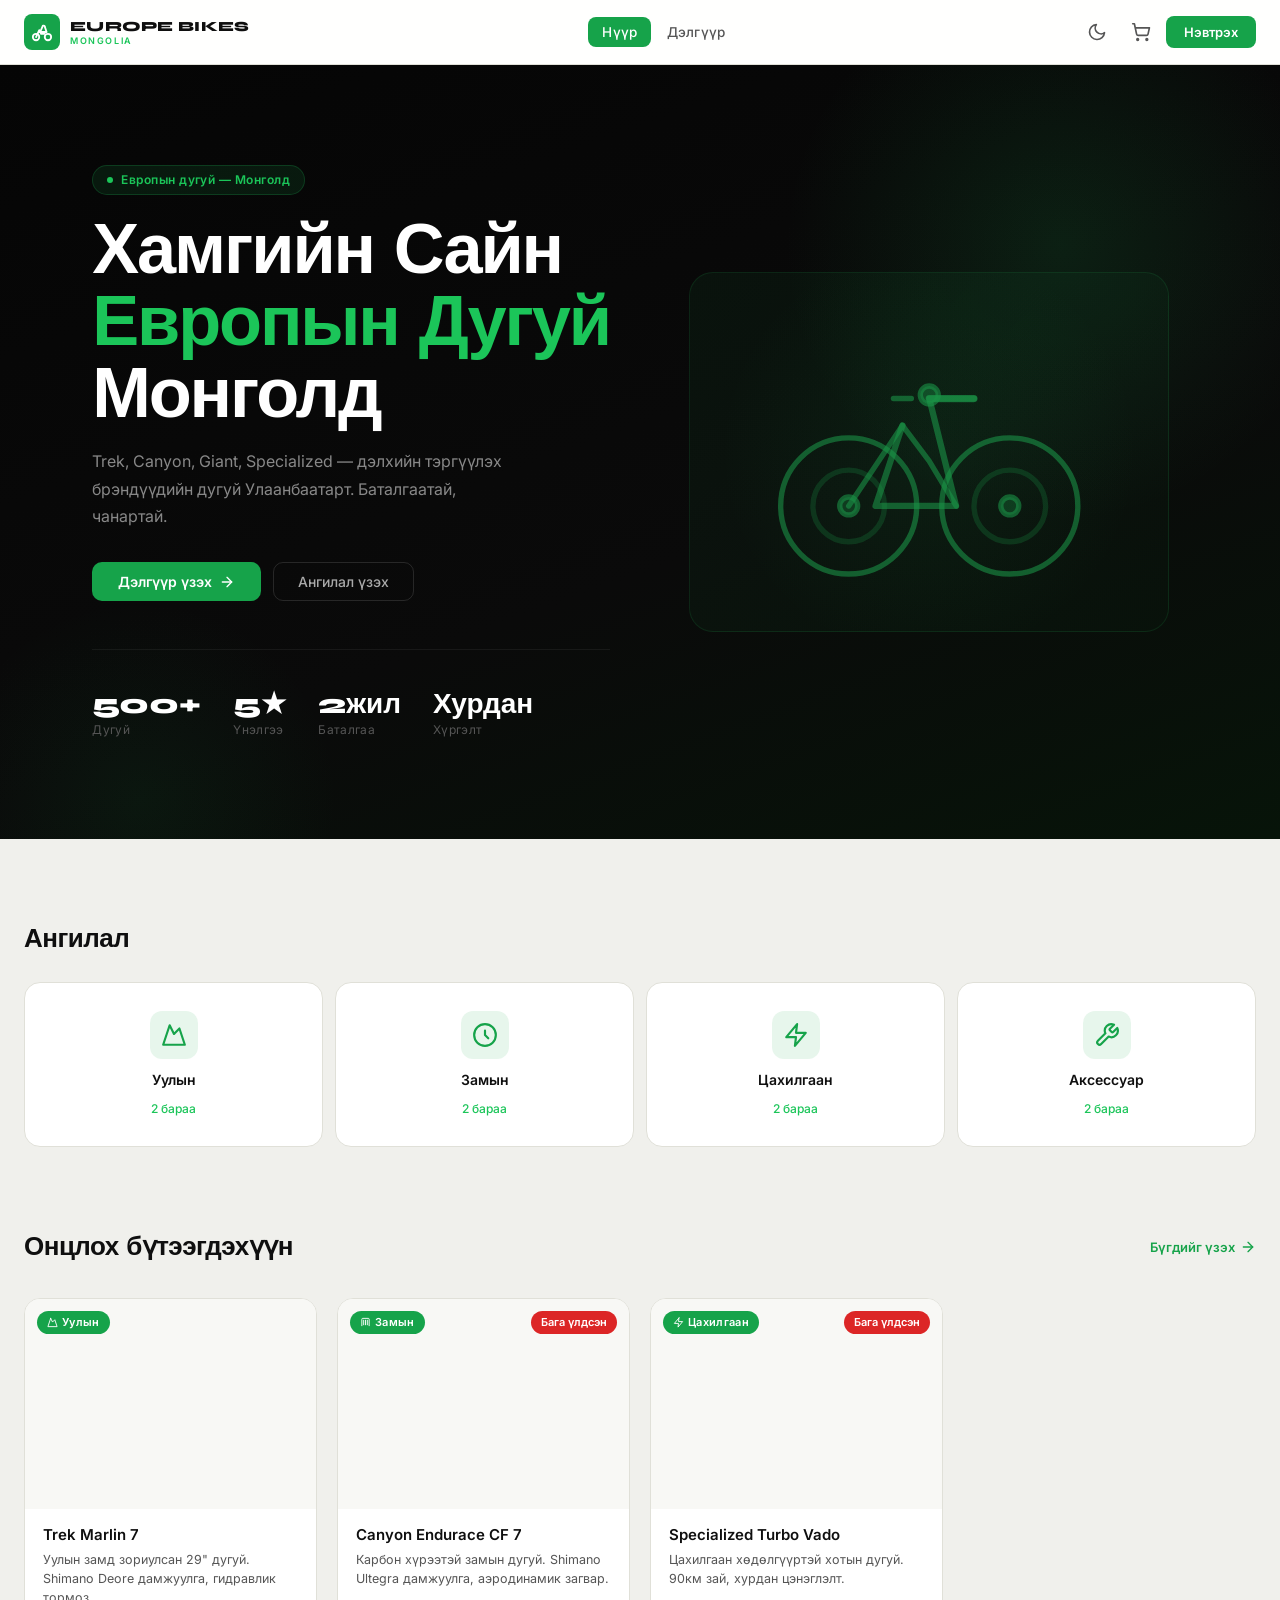
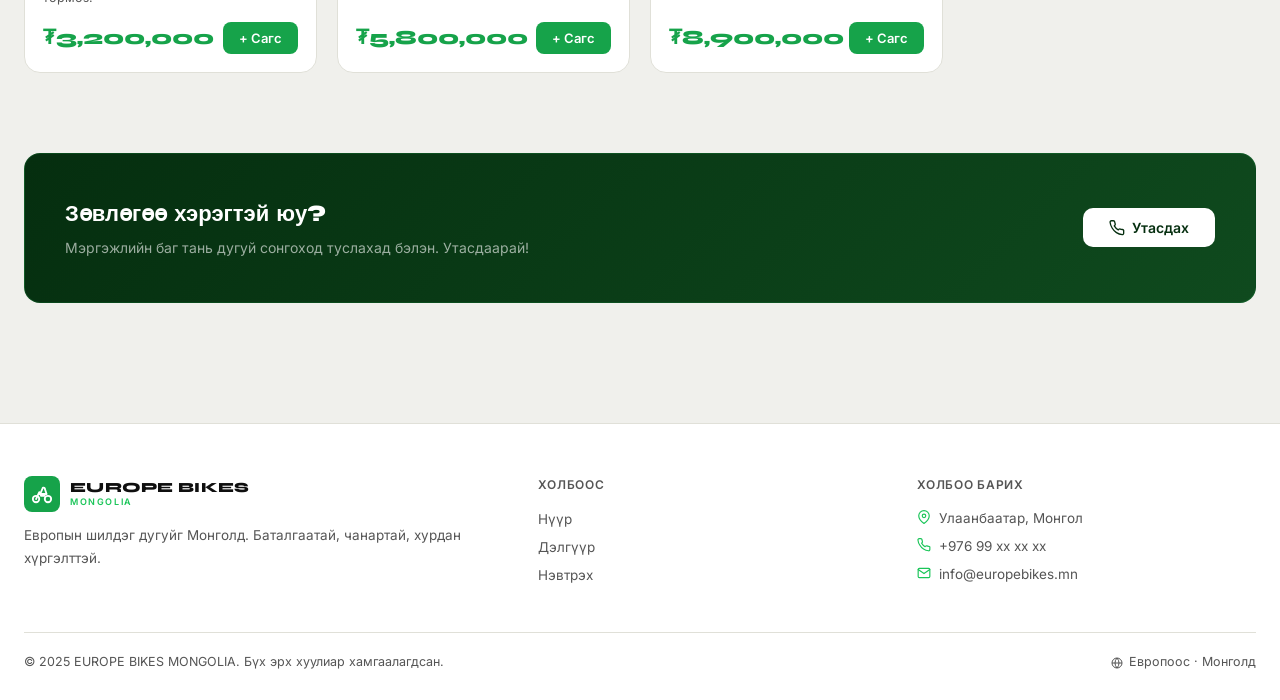
<file: index-11.html>
<!DOCTYPE html>
<html lang="mn">
<head>
<meta charset="UTF-8"/>
<meta name="viewport" content="width=device-width,initial-scale=1.0"/>
<title id="siteTitle">Europe Bikes Mongolia</title>
<link href="https://fonts.googleapis.com/css2?family=Syne:wght@400;500;600;700;800&family=Inter:wght@300;400;500;600&display=swap" rel="stylesheet"/>
<style>
*,*::before,*::after{box-sizing:border-box;margin:0;padding:0}
:root{
  --accent:#16a34a;--accent2:#22c55e;--accent-light:rgba(34,197,94,0.1);
  --danger:#dc2626;--warn:#d97706;
  --r:10px;--r2:16px;--r3:24px;
  --sh:0 1px 3px rgba(0,0,0,.08),0 4px 16px rgba(0,0,0,.06);
  --sh2:0 8px 32px rgba(0,0,0,.12);
  --tr:.2s ease;
}
body.light{--bg:#f0f0ec;--bg2:#ffffff;--bg3:#f8f8f5;--bd:#e0e0d8;--tx:#0f0f0f;--tx2:#555;--nav:rgba(255,255,255,0.95)}
body.dark{--bg:#0c0c0c;--bg2:#161616;--bg3:#1c1c1c;--bd:#2a2a2a;--tx:#ededed;--tx2:#888;--nav:rgba(12,12,12,0.95)}
body{font-family:'Inter','Segoe UI',sans-serif;background:var(--bg);color:var(--tx);transition:background .3s,color .3s;min-height:100vh;line-height:1.5}
::-webkit-scrollbar{width:5px}::-webkit-scrollbar-thumb{background:var(--accent2);border-radius:3px}

/* ── ICONS (inline SVG helper) ── */
.icon{width:20px;height:20px;flex-shrink:0;stroke:currentColor;fill:none;stroke-width:1.8;stroke-linecap:round;stroke-linejoin:round}
.icon-sm{width:16px;height:16px;stroke-width:2}
.icon-lg{width:24px;height:24px}
.icon-fill{fill:currentColor;stroke:none}

/* ── NOTIFY ── */
.notif{position:fixed;top:20px;right:20px;z-index:9999;display:flex;align-items:center;gap:10px;padding:14px 20px;border-radius:var(--r2);font-weight:600;font-size:14px;box-shadow:var(--sh2);color:#fff;max-width:340px;animation:slideIn .25s ease;font-family:'Inter',sans-serif}
.notif.ok{background:var(--accent)}.notif.err{background:var(--danger)}
.hidden{display:none!important}
@keyframes slideIn{from{transform:translateX(80px);opacity:0}to{transform:translateX(0);opacity:1}}

/* ── NAV ── */
nav{position:sticky;top:0;z-index:1000;background:var(--nav);border-bottom:1px solid var(--bd);backdrop-filter:blur(16px);-webkit-backdrop-filter:blur(16px)}
.nav-in{max-width:1320px;margin:0 auto;padding:0 24px;height:64px;display:flex;align-items:center;justify-content:space-between;gap:12px}
.logo{display:flex;align-items:center;gap:10px;cursor:pointer;text-decoration:none}
.logo-mark{width:36px;height:36px;border-radius:8px;background:var(--accent);display:flex;align-items:center;justify-content:center;flex-shrink:0}
.logo-mark svg{width:22px;height:22px;fill:none;stroke:#fff;stroke-width:2;stroke-linecap:round;stroke-linejoin:round}
.logo-text{display:flex;flex-direction:column;gap:0}
.logo-main{font-family:'Syne',sans-serif;font-weight:800;font-size:14px;letter-spacing:.02em;line-height:1;color:var(--tx)}
.logo-sub{font-size:9px;font-weight:600;letter-spacing:.18em;color:var(--accent2);line-height:1;margin-top:2px}
.nav-links{display:flex;gap:2px}
.nbtn{padding:7px 14px;border-radius:8px;border:none;background:transparent;color:var(--tx2);font-weight:500;font-size:13.5px;cursor:pointer;transition:all var(--tr);font-family:'Inter',sans-serif;letter-spacing:.01em}
.nbtn:hover{background:var(--bg3);color:var(--tx)}
.nbtn.on{background:var(--accent);color:#fff}
.nav-act{display:flex;align-items:center;gap:6px}
.ibtn{width:38px;height:38px;border-radius:8px;border:none;background:transparent;cursor:pointer;display:flex;align-items:center;justify-content:center;color:var(--tx2);transition:all var(--tr);position:relative}
.ibtn:hover{background:var(--bg3);color:var(--tx)}
.cbadge{position:absolute;top:-3px;right:-3px;background:var(--accent);color:#fff;font-size:9px;font-weight:800;width:17px;height:17px;border-radius:50%;display:flex;align-items:center;justify-content:center;font-family:'Inter',sans-serif}
.abtn{padding:8px 18px;border-radius:8px;border:none;background:var(--accent);color:#fff;font-weight:600;font-size:13px;cursor:pointer;transition:background var(--tr);font-family:'Inter',sans-serif}
.abtn:hover{background:var(--accent)}
.abtn.out{background:transparent;border:1.5px solid var(--bd);color:var(--tx);font-weight:500}
.abtn.out:hover{border-color:var(--accent);color:var(--accent)}
.hbg{display:none;width:38px;height:38px;border-radius:8px;border:none;background:transparent;cursor:pointer;align-items:center;justify-content:center;color:var(--tx2)}
.hbg:hover{background:var(--bg3)}
.mmenu{padding:10px 16px 16px;border-top:1px solid var(--bd);display:flex;flex-direction:column;gap:4px;background:var(--nav)}
.mmenu button{padding:11px 14px;border-radius:var(--r);border:none;background:transparent;color:var(--tx);font-weight:500;font-size:14px;cursor:pointer;text-align:left;font-family:'Inter',sans-serif;transition:background var(--tr);display:flex;align-items:center;gap:10px}
.mmenu button:hover{background:var(--bg3)}

/* ── PAGES ── */
.page{display:none;animation:fadeUp .25s ease}.page.on{display:block}
@keyframes fadeUp{from{opacity:0;transform:translateY(6px)}to{opacity:1;transform:translateY(0)}}

/* ── HERO ── */
.hero{background:linear-gradient(160deg,#050505 0%,#0a0a0a 60%,#071409 100%);min-height:560px;display:flex;align-items:center;position:relative;overflow:hidden}
.hero-blob1{position:absolute;top:-120px;right:-80px;width:600px;height:600px;background:radial-gradient(circle,rgba(34,197,94,.12) 0%,transparent 65%);pointer-events:none}
.hero-blob2{position:absolute;bottom:-160px;left:-60px;width:400px;height:400px;background:radial-gradient(circle,rgba(22,163,74,.08) 0%,transparent 70%);pointer-events:none}
.hero-ct{max-width:1320px;margin:0 auto;padding:100px 24px;position:relative;z-index:1;display:grid;grid-template-columns:1fr 1fr;align-items:center;gap:60px}
.hero-badge{display:inline-flex;align-items:center;gap:8px;background:rgba(34,197,94,.1);border:1px solid rgba(34,197,94,.2);border-radius:100px;padding:5px 14px;margin-bottom:20px;color:var(--accent2);font-size:12px;font-weight:600;letter-spacing:.04em}
.pdot{width:6px;height:6px;background:var(--accent2);border-radius:50%;animation:pulse 2s infinite;flex-shrink:0}
@keyframes pulse{0%,100%{opacity:1}50%{opacity:.4}}
.hero-h1{font-family:'Syne',sans-serif;font-size:clamp(38px,5.5vw,72px);font-weight:800;color:#fff;line-height:1.02;margin-bottom:18px;letter-spacing:-.03em}
.hero-h1 em{color:var(--accent2);font-style:normal}
.hero-p{color:#888;font-size:16px;max-width:440px;margin-bottom:32px;line-height:1.7;font-weight:400}
.hero-btns{display:flex;gap:12px;flex-wrap:wrap;margin-bottom:48px}
.hero-stats{display:flex;gap:32px;flex-wrap:wrap;padding-top:40px;border-top:1px solid rgba(255,255,255,.06)}
.hero-stat-n{font-family:'Syne',sans-serif;font-size:28px;font-weight:800;color:#fff;line-height:1}
.hero-stat-l{font-size:12px;color:#555;margin-top:3px;letter-spacing:.03em}
.hero-visual{display:flex;align-items:center;justify-content:center;position:relative}
.hero-bike-wrap{width:100%;max-width:480px;aspect-ratio:4/3;background:linear-gradient(135deg,rgba(34,197,94,.06),rgba(34,197,94,.02));border:1px solid rgba(34,197,94,.12);border-radius:var(--r3);display:flex;align-items:center;justify-content:center;position:relative;overflow:hidden}
.hero-bike-wrap::before{content:'';position:absolute;inset:0;background:radial-gradient(circle at 50% 50%,rgba(34,197,94,.08) 0%,transparent 70%)}
.hero-bike-svg{width:75%;height:75%;opacity:.7}

/* ── LAYOUT ── */
.con{max-width:1320px;margin:0 auto;padding:0 24px}
.sec{padding:80px 0}
.sec-sm{padding:48px 0}
.sh{display:flex;align-items:center;justify-content:space-between;margin-bottom:32px}
.h2{font-family:'Syne',sans-serif;font-size:26px;font-weight:800;letter-spacing:-.02em}
.ptitle{font-family:'Syne',sans-serif;font-size:28px;font-weight:800;letter-spacing:-.02em;margin-bottom:4px}
.psub{color:var(--tx2);margin-bottom:28px;font-size:14px}

/* ── BUTTONS ── */
.btn{background:var(--accent);color:#fff;padding:11px 26px;border-radius:var(--r);border:none;font-weight:600;font-size:14px;cursor:pointer;transition:all var(--tr);font-family:'Inter',sans-serif;display:inline-flex;align-items:center;gap:7px}
.btn:hover{background:#15803d;transform:translateY(-1px)}
.btn-out{background:transparent;color:var(--tx);padding:10px 24px;border-radius:var(--r);border:1.5px solid var(--bd);font-weight:500;font-size:14px;cursor:pointer;transition:all var(--tr);font-family:'Inter',sans-serif;display:inline-flex;align-items:center;gap:7px}
.btn-out:hover{border-color:var(--accent);color:var(--accent)}
.btn-sm{padding:8px 16px;font-size:13px;border-radius:8px}
.btn-ghost{background:transparent;color:#aaa;padding:10px 24px;border-radius:var(--r);border:1px solid rgba(255,255,255,.12);font-weight:500;font-size:14px;cursor:pointer;transition:all var(--tr);font-family:'Inter',sans-serif}
.btn-ghost:hover{border-color:rgba(34,197,94,.4);color:var(--accent2)}
.btn-danger{background:rgba(220,38,38,.08);color:var(--danger);padding:8px 14px;border-radius:8px;border:1px solid rgba(220,38,38,.2);font-weight:600;font-size:12.5px;cursor:pointer;font-family:'Inter',sans-serif;display:inline-flex;align-items:center;gap:6px;transition:all var(--tr)}
.btn-danger:hover{background:rgba(220,38,38,.15)}
.btn-edit{background:rgba(59,130,246,.08);color:#3b82f6;padding:8px 14px;border-radius:8px;border:1px solid rgba(59,130,246,.2);font-weight:600;font-size:12.5px;cursor:pointer;font-family:'Inter',sans-serif;display:inline-flex;align-items:center;gap:6px;transition:all var(--tr)}
.btn-edit:hover{background:rgba(59,130,246,.15)}
.fw{width:100%}
.lbtn{background:none;border:none;color:var(--accent);font-weight:600;font-size:13px;cursor:pointer;font-family:'Inter',sans-serif;display:inline-flex;align-items:center;gap:5px}
.back{background:none;border:none;color:var(--tx2);font-size:13.5px;cursor:pointer;font-family:'Inter',sans-serif;font-weight:500;margin-bottom:28px;display:flex;align-items:center;gap:6px;transition:color var(--tr)}
.back:hover{color:var(--tx)}

/* ── CAT CARDS ── */
.cgrid{display:grid;grid-template-columns:repeat(auto-fit,minmax(160px,1fr));gap:12px}
.ccard{background:var(--bg2);border:1px solid var(--bd);border-radius:var(--r2);padding:28px 20px;text-align:center;cursor:pointer;transition:all var(--tr);display:flex;flex-direction:column;align-items:center;gap:10px}
.ccard:hover{border-color:var(--accent2);transform:translateY(-2px);box-shadow:var(--sh2)}
.ccard-ic{width:48px;height:48px;background:var(--accent-light);border-radius:12px;display:flex;align-items:center;justify-content:center;color:var(--accent)}
.ccard-ic svg{width:26px;height:26px}
.ccard-nm{font-weight:600;font-size:14px}
.ccard-ct{color:var(--accent2);font-size:12px;font-weight:500}

/* ── PRODUCT CARDS ── */
.pgrid{display:grid;grid-template-columns:repeat(auto-fill,minmax(270px,1fr));gap:20px}
.pcard{background:var(--bg2);border:1px solid var(--bd);border-radius:var(--r2);overflow:hidden;display:flex;flex-direction:column;transition:all var(--tr);cursor:pointer}
.pcard:hover{border-color:rgba(34,197,94,.3);transform:translateY(-3px);box-shadow:var(--sh2)}
.pimg-w{position:relative;overflow:hidden}
.pimg-w img{width:100%;height:210px;object-fit:cover;display:block;background:var(--bg3);transition:transform .4s ease}
.pcard:hover .pimg-w img{transform:scale(1.04)}
.ptag{position:absolute;top:12px;left:12px;background:var(--accent);color:#fff;padding:3px 10px;border-radius:100px;font-size:11px;font-weight:600;letter-spacing:.03em;display:flex;align-items:center;gap:4px}
.ptag-low{position:absolute;top:12px;right:12px;background:var(--danger);color:#fff;padding:3px 10px;border-radius:100px;font-size:11px;font-weight:600}
.pbody{padding:16px 18px 18px;flex:1;display:flex;flex-direction:column}
.pname{font-weight:600;font-size:15px;margin-bottom:5px;line-height:1.3;color:var(--tx)}
.pdesc{color:var(--tx2);font-size:12.5px;line-height:1.55;flex:1;margin-bottom:14px}
.pfoot{display:flex;align-items:center;justify-content:space-between}
.pprice{font-family:'Syne',sans-serif;font-size:20px;font-weight:800;color:var(--accent)}

/* ── PRODUCT DETAIL ── */
.pdetail{display:grid;grid-template-columns:1fr 1fr;gap:52px;align-items:start}
.pdetail-img{width:100%;border-radius:var(--r2);object-fit:cover;max-height:460px;border:1px solid var(--bd)}
.pdetail-tag{display:inline-flex;align-items:center;gap:5px;background:var(--accent-light);color:var(--accent);padding:4px 12px;border-radius:100px;font-size:11px;font-weight:600;margin-bottom:14px}
.pdetail-name{font-family:'Syne',sans-serif;font-size:30px;font-weight:800;line-height:1.1;margin-bottom:12px;letter-spacing:-.02em}
.pdetail-desc{color:var(--tx2);line-height:1.7;font-size:15px;margin-bottom:22px}
.pdetail-price{font-family:'Syne',sans-serif;font-size:40px;font-weight:800;color:var(--accent);margin-bottom:22px;letter-spacing:-.02em}
.pmeta{background:var(--bg3);border:1px solid var(--bd);border-radius:var(--r);padding:14px;margin-bottom:20px}
.pmeta-row{display:flex;justify-content:space-between;padding:7px 0;font-size:13.5px}
.pmeta-row:not(:last-child){border-bottom:1px solid var(--bd)}
.pmeta-label{color:var(--tx2)}
.qctrl{display:flex;align-items:center;border:1.5px solid var(--bd);background:var(--bg2);border-radius:var(--r);overflow:hidden}
.qbtn{width:42px;height:42px;border:none;background:transparent;color:var(--tx);font-size:18px;font-weight:600;cursor:pointer;font-family:'Inter',sans-serif;transition:background var(--tr)}
.qbtn:hover{background:var(--bg3)}
.qval{width:44px;text-align:center;font-weight:700;font-size:15px}
.dact{display:flex;gap:10px;align-items:center;margin-bottom:16px}
.dbadge{display:flex;gap:16px;flex-wrap:wrap;font-size:12.5px;color:var(--tx2)}
.dbadge-item{display:flex;align-items:center;gap:5px}

/* ── SHOP FILTERS ── */
.sfilt{display:flex;flex-wrap:wrap;gap:10px;margin-bottom:24px;align-items:center}
.sbox{display:flex;align-items:center;gap:8px;background:var(--bg2);border:1.5px solid var(--bd);border-radius:var(--r);padding:9px 14px;flex:1;min-width:200px;transition:border-color var(--tr)}
.sbox:focus-within{border-color:var(--accent2)}
.sbox input{border:none;outline:none;background:transparent;color:var(--tx);font-size:14px;width:100%;font-family:'Inter',sans-serif}
.sbox input::placeholder{color:var(--tx2)}
.cfilt{display:flex;gap:6px;flex-wrap:wrap}
.fbtn{padding:8px 14px;border-radius:var(--r);border:1.5px solid var(--bd);background:var(--bg2);color:var(--tx2);font-weight:500;font-size:13px;cursor:pointer;transition:all var(--tr);white-space:nowrap;font-family:'Inter',sans-serif;display:flex;align-items:center;gap:6px}
.fbtn:hover{border-color:var(--accent2);color:var(--tx)}
.fbtn.on{background:var(--accent);color:#fff;border-color:var(--accent)}

/* ── CART ── */
.clayout{display:grid;grid-template-columns:1fr 300px;gap:24px;align-items:start}
.citems{display:flex;flex-direction:column;gap:12px}
.citem{background:var(--bg2);border:1px solid var(--bd);border-radius:var(--r2);padding:16px;display:flex;align-items:center;gap:14px}
.citem img{width:76px;height:76px;border-radius:var(--r);object-fit:cover;background:var(--bg3);border:1px solid var(--bd)}
.cin{flex:1;min-width:0}
.cin-n{font-weight:600;font-size:14px;margin-bottom:4px;white-space:nowrap;overflow:hidden;text-overflow:ellipsis}
.cin-p{color:var(--accent);font-weight:700;font-size:16px;font-family:'Syne',sans-serif}
.cic{display:flex;align-items:center;gap:8px;flex-shrink:0}
.qmini{display:flex;align-items:center;background:var(--bg3);border:1px solid var(--bd);border-radius:8px;overflow:hidden}
.qmini button{width:32px;height:32px;border:none;background:transparent;color:var(--tx);font-size:14px;font-weight:700;cursor:pointer;font-family:'Inter',sans-serif}
.qmini button:hover{background:var(--bd)}
.qmini span{width:30px;text-align:center;font-weight:600;font-size:14px}
.rbtn{background:none;border:none;color:var(--tx2);cursor:pointer;padding:4px;display:flex;align-items:center;border-radius:6px;transition:all var(--tr)}
.rbtn:hover{color:var(--danger);background:rgba(220,38,38,.08)}
.csum{background:var(--bg2);border:1px solid var(--bd);border-radius:var(--r2);padding:22px;position:sticky;top:76px}
.csum-title{font-family:'Syne',sans-serif;font-weight:700;font-size:17px;margin-bottom:16px}
.csi{display:flex;justify-content:space-between;margin-bottom:8px;font-size:13px;color:var(--tx2)}
.csi span:last-child{color:var(--tx);font-weight:600}
.ctot{display:flex;justify-content:space-between;font-weight:700;font-size:18px;border-top:1px solid var(--bd);margin:14px 0;padding-top:14px}
.act{color:var(--accent)}
.hint{text-align:center;font-size:12px;color:var(--tx2);margin-top:8px}

/* ── FORMS ── */
.fcard{background:var(--bg2);border:1px solid var(--bd);border-radius:var(--r2);padding:24px;margin-bottom:16px}
.fcard-title{font-family:'Syne',sans-serif;font-weight:700;font-size:17px;margin-bottom:20px}
.fg{margin-bottom:14px}
.fg label{display:block;font-weight:500;font-size:12.5px;margin-bottom:6px;color:var(--tx2);letter-spacing:.02em}
.fg input,.fg select,.fg textarea{width:100%;padding:10px 14px;border-radius:var(--r);border:1.5px solid var(--bd);background:var(--bg3);color:var(--tx);font-size:14px;outline:none;font-family:'Inter',sans-serif;transition:border-color var(--tr)}
.fg input:focus,.fg select:focus,.fg textarea:focus{border-color:var(--accent2);background:var(--bg2)}
.fg textarea{resize:vertical}
.fg select{cursor:pointer}
.ckg label{display:flex;align-items:center;gap:8px;cursor:pointer;font-size:13.5px;color:var(--tx);font-weight:400}
.ckg input[type=checkbox]{width:16px;height:16px;accent-color:var(--accent);cursor:pointer}
.payopts{display:flex;gap:10px}
.popt{flex:1;padding:12px;border-radius:var(--r);border:1.5px solid var(--bd);background:transparent;color:var(--tx2);font-weight:500;font-size:13px;cursor:pointer;transition:all var(--tr);font-family:'Inter',sans-serif;display:flex;align-items:center;justify-content:center;gap:7px}
.popt:hover{border-color:var(--accent2);color:var(--tx)}
.popt.on{border-color:var(--accent);background:var(--accent-light);color:var(--accent);font-weight:600}

/* ── AUTH ── */
.auth-wrap{max-width:400px;margin:60px auto;padding:0 24px}
.auth-card{background:var(--bg2);border:1px solid var(--bd);border-radius:var(--r3);padding:36px}
.auth-top{text-align:center;margin-bottom:28px}
.auth-icon{width:52px;height:52px;background:var(--accent-light);border-radius:14px;display:flex;align-items:center;justify-content:center;margin:0 auto 14px;color:var(--accent)}
.auth-icon svg{width:28px;height:28px}
.auth-top h2{font-family:'Syne',sans-serif;font-size:22px;font-weight:800;margin-bottom:4px}
.auth-top p{color:var(--tx2);font-size:13.5px}
.aswitch{text-align:center;margin-top:16px;font-size:13px;color:var(--tx2)}
.aswitch button{color:var(--accent);font-weight:600;background:none;border:none;cursor:pointer;font-size:13px;font-family:'Inter',sans-serif}
.ahint{margin-top:14px;padding:11px 13px;background:var(--accent-light);border:1px solid rgba(34,197,94,.2);border-radius:var(--r);font-size:12px;color:var(--tx2);line-height:1.6}
.ahint strong{color:var(--accent)}

/* ── SUCCESS ── */
.succ{text-align:center;padding:80px 24px}
.succ-ic{width:72px;height:72px;background:var(--accent-light);border-radius:50%;display:flex;align-items:center;justify-content:center;margin:0 auto 20px;color:var(--accent)}
.succ-ic svg{width:40px;height:40px}
.succ h2{font-family:'Syne',sans-serif;font-size:26px;font-weight:800;margin-bottom:8px;color:var(--accent)}
.succ p{color:var(--tx2);margin-bottom:24px}

/* ── EMPTY ── */
.emp{text-align:center;padding:80px 24px;color:var(--tx2)}
.emp-ic{width:64px;height:64px;background:var(--bg3);border-radius:16px;display:flex;align-items:center;justify-content:center;margin:0 auto 16px;color:var(--tx2)}
.emp-ic svg{width:32px;height:32px}
.emp p{font-size:16px;font-weight:600;margin-bottom:16px;color:var(--tx)}

/* ── BANNER ── */
.banner{background:linear-gradient(135deg,#052e0f,#0f4a1e);border-radius:var(--r2);padding:44px 40px;display:flex;align-items:center;justify-content:space-between;gap:24px;flex-wrap:wrap;border:1px solid rgba(34,197,94,.15)}
.banner h3{font-family:'Syne',sans-serif;color:#fff;font-size:22px;font-weight:800;margin-bottom:6px}
.banner p{color:rgba(255,255,255,.6);font-size:14px}
.banner-btns{display:flex;gap:10px;flex-wrap:wrap}

/* ── ADMIN ── */
.adm-h{display:flex;align-items:flex-start;justify-content:space-between;gap:20px;margin-bottom:32px;flex-wrap:wrap}
.adm-stats{display:flex;gap:12px;flex-wrap:wrap}
.scard{background:var(--bg2);border:1px solid var(--bd);border-radius:var(--r2);padding:14px 20px;text-align:center;min-width:100px}
.scard-n{font-family:'Syne',sans-serif;font-size:26px;font-weight:800;color:var(--accent);display:block}
.scard-l{font-size:11px;color:var(--tx2);display:block;margin-top:2px}
.tabs{display:flex;gap:6px;margin-bottom:24px;flex-wrap:wrap;border-bottom:1px solid var(--bd);padding-bottom:0}
.tbtn{padding:9px 18px;border-radius:0;border:none;background:transparent;color:var(--tx2);font-weight:500;font-size:13.5px;cursor:pointer;transition:all var(--tr);font-family:'Inter',sans-serif;border-bottom:2px solid transparent;margin-bottom:-1px;display:flex;align-items:center;gap:7px}
.tbtn:hover{color:var(--tx)}
.tbtn.on{color:var(--accent);border-bottom-color:var(--accent);font-weight:600}
.tab{display:none}.tab.on{display:block;animation:fadeUp .25s ease}

/* ADMIN GRID */
.agrid{display:grid;grid-template-columns:repeat(auto-fill,minmax(240px,1fr));gap:16px}
.acard{background:var(--bg2);border:1px solid var(--bd);border-radius:var(--r2);overflow:hidden;transition:border-color var(--tr)}
.acard:hover{border-color:rgba(34,197,94,.25)}
.acard img{width:100%;height:148px;object-fit:cover;background:var(--bg3);border-bottom:1px solid var(--bd)}
.acb{padding:14px}
.acn{font-weight:600;font-size:14px;margin-bottom:3px;white-space:nowrap;overflow:hidden;text-overflow:ellipsis}
.acp{font-family:'Syne',sans-serif;color:var(--accent);font-weight:700;font-size:17px;margin-bottom:4px}
.acs{font-size:12px;color:var(--tx2);margin-bottom:12px;display:flex;align-items:center;gap:4px}
.aca{display:flex;gap:7px}

/* SITE SETTINGS */
.settings-grid{display:grid;grid-template-columns:1fr 1fr;gap:16px}
.setting-group{background:var(--bg2);border:1px solid var(--bd);border-radius:var(--r2);padding:20px}
.setting-group h4{font-weight:600;font-size:13px;color:var(--tx2);letter-spacing:.04em;margin-bottom:14px;text-transform:uppercase}
.setting-preview{margin-top:14px;padding-top:14px;border-top:1px solid var(--bd)}
.logo-preview{display:flex;align-items:center;gap:8px}
.logo-prev-ic{width:32px;height:32px;border-radius:7px;display:flex;align-items:center;justify-content:center}
.logo-prev-ic svg{width:18px;height:18px}

/* ORDERS */
.ocard{background:var(--bg2);border:1px solid var(--bd);border-radius:var(--r2);padding:20px;margin-bottom:12px}
.oh{display:flex;justify-content:space-between;align-items:center;margin-bottom:10px;flex-wrap:wrap;gap:8px}
.oid{font-weight:700;font-size:14px;font-family:'Syne',sans-serif}
.ost{padding:3px 10px;border-radius:100px;font-size:11px;font-weight:600;background:var(--accent-light);color:var(--accent)}
.om{color:var(--tx2);font-size:12.5px;margin-bottom:8px;display:flex;align-items:center;gap:6px;flex-wrap:wrap}
.oi{font-size:13px;color:var(--tx2);margin-bottom:3px;padding-left:10px}
.oto{margin-top:10px;font-family:'Syne',sans-serif;font-weight:700;font-size:17px;color:var(--accent)}

/* ── FOOTER ── */
footer{background:var(--bg2);border-top:1px solid var(--bd);padding:52px 24px 28px;margin-top:40px}
.fgrid{max-width:1320px;margin:0 auto;display:grid;grid-template-columns:1.4fr 1fr 1fr;gap:40px;margin-bottom:40px}
.fdesc{color:var(--tx2);font-size:13.5px;line-height:1.7;margin-top:12px}
footer h4{font-weight:600;font-size:12px;letter-spacing:.06em;text-transform:uppercase;color:var(--tx2);margin-bottom:14px}
.flinks{display:flex;flex-direction:column;gap:6px}
.flinks button{background:none;border:none;color:var(--tx2);font-size:13.5px;cursor:pointer;text-align:left;font-family:'Inter',sans-serif;padding:3px 0;transition:color var(--tr)}
.flinks button:hover{color:var(--tx)}
.fcon-item{display:flex;align-items:flex-start;gap:8px;color:var(--tx2);font-size:13.5px;margin-bottom:8px}
.fcon-item svg{width:14px;height:14px;flex-shrink:0;margin-top:2px;color:var(--accent2)}
.fbot{max-width:1320px;margin:0 auto;border-top:1px solid var(--bd);padding-top:20px;display:flex;justify-content:space-between;align-items:center;flex-wrap:wrap;gap:10px}
.fbot p{color:var(--tx2);font-size:12.5px}

/* ── RESPONSIVE ── */
@media(max-width:1024px){.hero-ct{grid-template-columns:1fr}.hero-visual{display:none}.settings-grid{grid-template-columns:1fr}}
@media(max-width:900px){.pdetail{grid-template-columns:1fr}.clayout{grid-template-columns:1fr}.fgrid{grid-template-columns:1fr 1fr}}
@media(max-width:768px){
  .nav-links{display:none}.hbg{display:flex}
  .hero-ct{padding:70px 20px}
  .hero-h1{font-size:38px}
  .banner{flex-direction:column;padding:30px 24px}
  .adm-h{flex-direction:column}.sec{padding:48px 0}.payopts{flex-direction:column}
  .fgrid{grid-template-columns:1fr}
}
@media(max-width:480px){.pgrid{grid-template-columns:1fr}.cgrid{grid-template-columns:repeat(2,1fr)}}
</style>
</head>
<body class="light">

<!-- NOTIFY -->
<div id="notif" class="notif hidden"></div>

<!-- SVG DEFS (reusable icons) -->
<svg style="display:none" xmlns="http://www.w3.org/2000/svg">
  <symbol id="ic-bike" viewBox="0 0 24 24" fill="none" stroke="currentColor" stroke-width="1.8" stroke-linecap="round" stroke-linejoin="round">
    <circle cx="5.5" cy="17.5" r="3.5"/><circle cx="18.5" cy="17.5" r="3.5"/>
    <path d="M15 6a1 1 0 0 0-1-1h-1l-3 7h7l-2-6z"/><path d="M5.5 17.5 9 10l2 4h4"/>
  </symbol>
  <symbol id="ic-sun" viewBox="0 0 24 24" fill="none" stroke="currentColor" stroke-width="2" stroke-linecap="round" stroke-linejoin="round">
    <circle cx="12" cy="12" r="4"/><path d="M12 2v2m0 16v2M4.93 4.93l1.41 1.41m11.32 11.32 1.41 1.41M2 12h2m16 0h2M4.93 19.07l1.41-1.41m11.32-11.32 1.41-1.41"/>
  </symbol>
  <symbol id="ic-moon" viewBox="0 0 24 24" fill="none" stroke="currentColor" stroke-width="2" stroke-linecap="round" stroke-linejoin="round">
    <path d="M21 12.79A9 9 0 1 1 11.21 3 7 7 0 0 0 21 12.79z"/>
  </symbol>
  <symbol id="ic-cart" viewBox="0 0 24 24" fill="none" stroke="currentColor" stroke-width="2" stroke-linecap="round" stroke-linejoin="round">
    <circle cx="8" cy="21" r="1"/><circle cx="19" cy="21" r="1"/>
    <path d="M2.05 2.05h2l2.66 12.42a2 2 0 0 0 2 1.58h9.78a2 2 0 0 0 1.95-1.57l1.65-7.43H5.12"/>
  </symbol>
  <symbol id="ic-menu" viewBox="0 0 24 24" fill="none" stroke="currentColor" stroke-width="2" stroke-linecap="round" stroke-linejoin="round">
    <line x1="3" y1="6" x2="21" y2="6"/><line x1="3" y1="12" x2="21" y2="12"/><line x1="3" y1="18" x2="21" y2="18"/>
  </symbol>
  <symbol id="ic-home" viewBox="0 0 24 24" fill="none" stroke="currentColor" stroke-width="2" stroke-linecap="round" stroke-linejoin="round">
    <path d="M3 9l9-7 9 7v11a2 2 0 0 1-2 2H5a2 2 0 0 1-2-2z"/><polyline points="9 22 9 12 15 12 15 22"/>
  </symbol>
  <symbol id="ic-shop" viewBox="0 0 24 24" fill="none" stroke="currentColor" stroke-width="2" stroke-linecap="round" stroke-linejoin="round">
    <path d="M6 2 3 6v14a2 2 0 0 0 2 2h14a2 2 0 0 0 2-2V6l-3-4z"/><line x1="3" y1="6" x2="21" y2="6"/><path d="M16 10a4 4 0 0 1-8 0"/>
  </symbol>
  <symbol id="ic-login" viewBox="0 0 24 24" fill="none" stroke="currentColor" stroke-width="2" stroke-linecap="round" stroke-linejoin="round">
    <path d="M15 3h4a2 2 0 0 1 2 2v14a2 2 0 0 1-2 2h-4"/><polyline points="10 17 15 12 10 7"/><line x1="15" y1="12" x2="3" y2="12"/>
  </symbol>
  <symbol id="ic-settings" viewBox="0 0 24 24" fill="none" stroke="currentColor" stroke-width="2" stroke-linecap="round" stroke-linejoin="round">
    <circle cx="12" cy="12" r="3"/><path d="M19.4 15a1.65 1.65 0 0 0 .33 1.82l.06.06a2 2 0 0 1-2.83 2.83l-.06-.06a1.65 1.65 0 0 0-1.82-.33 1.65 1.65 0 0 0-1 1.51V21a2 2 0 0 1-4 0v-.09A1.65 1.65 0 0 0 9 19.4a1.65 1.65 0 0 0-1.82.33l-.06.06a2 2 0 0 1-2.83-2.83l.06-.06A1.65 1.65 0 0 0 4.68 15a1.65 1.65 0 0 0-1.51-1H3a2 2 0 0 1 0-4h.09A1.65 1.65 0 0 0 4.6 9a1.65 1.65 0 0 0-.33-1.82l-.06-.06a2 2 0 0 1 2.83-2.83l.06.06A1.65 1.65 0 0 0 9 4.68a1.65 1.65 0 0 0 1-1.51V3a2 2 0 0 1 4 0v.09a1.65 1.65 0 0 0 1 1.51 1.65 1.65 0 0 0 1.82-.33l.06-.06a2 2 0 0 1 2.83 2.83l-.06.06A1.65 1.65 0 0 0 19.4 9a1.65 1.65 0 0 0 1.51 1H21a2 2 0 0 1 0 4h-.09a1.65 1.65 0 0 0-1.51 1z"/>
  </symbol>
  <symbol id="ic-mountain" viewBox="0 0 24 24" fill="none" stroke="currentColor" stroke-width="2" stroke-linecap="round" stroke-linejoin="round">
    <path d="m8 3 4 8 5-5 5 15H2L8 3z"/>
  </symbol>
  <symbol id="ic-road" viewBox="0 0 24 24" fill="none" stroke="currentColor" stroke-width="2" stroke-linecap="round" stroke-linejoin="round">
    <path d="M4 19V5a2 2 0 0 1 2-2h12a2 2 0 0 1 2 2v14"/><path d="M12 7v10M8 7v10M16 7v10"/>
  </symbol>
  <symbol id="ic-bolt" viewBox="0 0 24 24" fill="none" stroke="currentColor" stroke-width="2" stroke-linecap="round" stroke-linejoin="round">
    <polygon points="13 2 3 14 12 14 11 22 21 10 12 10 13 2"/>
  </symbol>
  <symbol id="ic-tool" viewBox="0 0 24 24" fill="none" stroke="currentColor" stroke-width="2" stroke-linecap="round" stroke-linejoin="round">
    <path d="M14.7 6.3a1 1 0 0 0 0 1.4l1.6 1.6a1 1 0 0 0 1.4 0l3.77-3.77a6 6 0 0 1-7.94 7.94l-6.91 6.91a2.12 2.12 0 0 1-3-3l6.91-6.91a6 6 0 0 1 7.94-7.94l-3.76 3.76z"/>
  </symbol>
  <symbol id="ic-search" viewBox="0 0 24 24" fill="none" stroke="currentColor" stroke-width="2" stroke-linecap="round" stroke-linejoin="round">
    <circle cx="11" cy="11" r="8"/><line x1="21" y1="21" x2="16.65" y2="16.65"/>
  </symbol>
  <symbol id="ic-trash" viewBox="0 0 24 24" fill="none" stroke="currentColor" stroke-width="2" stroke-linecap="round" stroke-linejoin="round">
    <polyline points="3 6 5 6 21 6"/><path d="M19 6l-1 14a2 2 0 0 1-2 2H8a2 2 0 0 1-2-2L5 6"/><path d="M10 11v6M14 11v6"/><path d="M9 6V4a1 1 0 0 1 1-1h4a1 1 0 0 1 1 1v2"/>
  </symbol>
  <symbol id="ic-edit" viewBox="0 0 24 24" fill="none" stroke="currentColor" stroke-width="2" stroke-linecap="round" stroke-linejoin="round">
    <path d="M11 4H4a2 2 0 0 0-2 2v14a2 2 0 0 0 2 2h14a2 2 0 0 0 2-2v-7"/><path d="M18.5 2.5a2.121 2.121 0 0 1 3 3L12 15l-4 1 1-4 9.5-9.5z"/>
  </symbol>
  <symbol id="ic-check" viewBox="0 0 24 24" fill="none" stroke="currentColor" stroke-width="2.5" stroke-linecap="round" stroke-linejoin="round">
    <polyline points="20 6 9 17 4 12"/>
  </symbol>
  <symbol id="ic-box" viewBox="0 0 24 24" fill="none" stroke="currentColor" stroke-width="2" stroke-linecap="round" stroke-linejoin="round">
    <path d="M21 16V8a2 2 0 0 0-1-1.73l-7-4a2 2 0 0 0-2 0l-7 4A2 2 0 0 0 3 8v8a2 2 0 0 0 1 1.73l7 4a2 2 0 0 0 2 0l7-4A2 2 0 0 0 21 16z"/><polyline points="3.27 6.96 12 12.01 20.73 6.96"/><line x1="12" y1="22.08" x2="12" y2="12"/>
  </symbol>
  <symbol id="ic-phone" viewBox="0 0 24 24" fill="none" stroke="currentColor" stroke-width="2" stroke-linecap="round" stroke-linejoin="round">
    <path d="M22 16.92v3a2 2 0 0 1-2.18 2 19.79 19.79 0 0 1-8.63-3.07A19.5 19.5 0 0 1 4.69 12a19.79 19.79 0 0 1-3.07-8.67A2 2 0 0 1 3.56 1.18h3a2 2 0 0 1 2 1.72c.127.96.361 1.903.7 2.81a2 2 0 0 1-.45 2.11L7.91 8.91a16 16 0 0 0 6 6l.91-.91a2 2 0 0 1 2.11-.45c.907.339 1.85.573 2.81.7A2 2 0 0 1 22 16.92z"/>
  </symbol>
  <symbol id="ic-mail" viewBox="0 0 24 24" fill="none" stroke="currentColor" stroke-width="2" stroke-linecap="round" stroke-linejoin="round">
    <path d="M4 4h16c1.1 0 2 .9 2 2v12c0 1.1-.9 2-2 2H4c-1.1 0-2-.9-2-2V6c0-1.1.9-2 2-2z"/><polyline points="22,6 12,13 2,6"/>
  </symbol>
  <symbol id="ic-map" viewBox="0 0 24 24" fill="none" stroke="currentColor" stroke-width="2" stroke-linecap="round" stroke-linejoin="round">
    <path d="M21 10c0 7-9 13-9 13s-9-6-9-13a9 9 0 0 1 18 0z"/><circle cx="12" cy="10" r="3"/>
  </symbol>
  <symbol id="ic-lock" viewBox="0 0 24 24" fill="none" stroke="currentColor" stroke-width="2" stroke-linecap="round" stroke-linejoin="round">
    <rect x="3" y="11" width="18" height="11" rx="2" ry="2"/><path d="M7 11V7a5 5 0 0 1 10 0v4"/>
  </symbol>
  <symbol id="ic-user" viewBox="0 0 24 24" fill="none" stroke="currentColor" stroke-width="2" stroke-linecap="round" stroke-linejoin="round">
    <path d="M20 21v-2a4 4 0 0 0-4-4H8a4 4 0 0 0-4 4v2"/><circle cx="12" cy="7" r="4"/>
  </symbol>
  <symbol id="ic-logout" viewBox="0 0 24 24" fill="none" stroke="currentColor" stroke-width="2" stroke-linecap="round" stroke-linejoin="round">
    <path d="M9 21H5a2 2 0 0 1-2-2V5a2 2 0 0 1 2-2h4"/><polyline points="16 17 21 12 16 7"/><line x1="21" y1="12" x2="9" y2="12"/>
  </symbol>
  <symbol id="ic-arrow-right" viewBox="0 0 24 24" fill="none" stroke="currentColor" stroke-width="2" stroke-linecap="round" stroke-linejoin="round">
    <line x1="5" y1="12" x2="19" y2="12"/><polyline points="12 5 19 12 12 19"/>
  </symbol>
  <symbol id="ic-star" viewBox="0 0 24 24" fill="none" stroke="currentColor" stroke-width="2" stroke-linecap="round" stroke-linejoin="round">
    <polygon points="12 2 15.09 8.26 22 9.27 17 14.14 18.18 21.02 12 17.77 5.82 21.02 7 14.14 2 9.27 8.91 8.26 12 2"/>
  </symbol>
  <symbol id="ic-shield" viewBox="0 0 24 24" fill="none" stroke="currentColor" stroke-width="2" stroke-linecap="round" stroke-linejoin="round">
    <path d="M12 22s8-4 8-10V5l-8-3-8 3v7c0 6 8 10 8 10z"/>
  </symbol>
  <symbol id="ic-truck" viewBox="0 0 24 24" fill="none" stroke="currentColor" stroke-width="2" stroke-linecap="round" stroke-linejoin="round">
    <rect x="1" y="3" width="15" height="13"/><polygon points="16 8 20 8 23 11 23 16 16 16 16 8"/><circle cx="5.5" cy="18.5" r="2.5"/><circle cx="18.5" cy="18.5" r="2.5"/>
  </symbol>
  <symbol id="ic-refresh" viewBox="0 0 24 24" fill="none" stroke="currentColor" stroke-width="2" stroke-linecap="round" stroke-linejoin="round">
    <polyline points="1 4 1 10 7 10"/><path d="M3.51 15a9 9 0 1 0 .49-3.63"/>
  </symbol>
  <symbol id="ic-image" viewBox="0 0 24 24" fill="none" stroke="currentColor" stroke-width="2" stroke-linecap="round" stroke-linejoin="round">
    <rect x="3" y="3" width="18" height="18" rx="2"/><circle cx="8.5" cy="8.5" r="1.5"/><polyline points="21 15 16 10 5 21"/>
  </symbol>
  <symbol id="ic-plus" viewBox="0 0 24 24" fill="none" stroke="currentColor" stroke-width="2.5" stroke-linecap="round">
    <line x1="12" y1="5" x2="12" y2="19"/><line x1="5" y1="12" x2="19" y2="12"/>
  </symbol>
  <symbol id="ic-orders" viewBox="0 0 24 24" fill="none" stroke="currentColor" stroke-width="2" stroke-linecap="round" stroke-linejoin="round">
    <path d="M9 5H7a2 2 0 0 0-2 2v12a2 2 0 0 0 2 2h10a2 2 0 0 0 2-2V7a2 2 0 0 0-2-2h-2"/><rect x="9" y="3" width="6" height="4" rx="2"/><line x1="9" y1="12" x2="15" y2="12"/><line x1="9" y1="16" x2="13" y2="16"/>
  </symbol>
  <symbol id="ic-x" viewBox="0 0 24 24" fill="none" stroke="currentColor" stroke-width="2.5" stroke-linecap="round">
    <line x1="18" y1="6" x2="6" y2="18"/><line x1="6" y1="6" x2="18" y2="18"/>
  </symbol>
  <symbol id="ic-palette" viewBox="0 0 24 24" fill="none" stroke="currentColor" stroke-width="2" stroke-linecap="round" stroke-linejoin="round">
    <circle cx="13.5" cy="6.5" r=".5" fill="currentColor"/><circle cx="17.5" cy="10.5" r=".5" fill="currentColor"/><circle cx="8.5" cy="7.5" r=".5" fill="currentColor"/><circle cx="6.5" cy="12.5" r=".5" fill="currentColor"/>
    <path d="M12 2C6.5 2 2 6.5 2 12s4.5 10 10 10c.926 0 1.648-.746 1.648-1.688 0-.437-.18-.835-.437-1.125-.29-.289-.438-.652-.438-1.125a1.64 1.64 0 0 1 1.668-1.668h1.996c3.051 0 5.555-2.503 5.555-5.554C21.965 6.012 17.461 2 12 2z"/>
  </symbol>
  <symbol id="ic-link" viewBox="0 0 24 24" fill="none" stroke="currentColor" stroke-width="2" stroke-linecap="round" stroke-linejoin="round">
    <path d="M10 13a5 5 0 0 0 7.54.54l3-3a5 5 0 0 0-7.07-7.07l-1.72 1.71"/><path d="M14 11a5 5 0 0 0-7.54-.54l-3 3a5 5 0 0 0 7.07 7.07l1.71-1.71"/>
  </symbol>
  <symbol id="ic-save" viewBox="0 0 24 24" fill="none" stroke="currentColor" stroke-width="2" stroke-linecap="round" stroke-linejoin="round">
    <path d="M19 21H5a2 2 0 0 1-2-2V5a2 2 0 0 1 2-2h11l5 5v11a2 2 0 0 1-2 2z"/><polyline points="17 21 17 13 7 13 7 21"/><polyline points="7 3 7 8 15 8"/>
  </symbol>
</svg>

<!-- NAV -->
<nav>
  <div class="nav-in">
    <div class="logo" onclick="go('home')">
      <div class="logo-mark" id="navLogoMark">
        <svg viewBox="0 0 24 24" fill="none" stroke="#fff" stroke-width="2" stroke-linecap="round" stroke-linejoin="round"><circle cx="5.5" cy="17.5" r="3.5"/><circle cx="18.5" cy="17.5" r="3.5"/><path d="M15 6a1 1 0 0 0-1-1h-1l-3 7h7l-2-6z"/><path d="M5.5 17.5 9 10l2 4h4"/></svg>
      </div>
      <div class="logo-text">
        <span class="logo-main" id="navLogoMain">EUROPE BIKES</span>
        <span class="logo-sub" id="navLogoSub">MONGOLIA</span>
      </div>
    </div>
    <div class="nav-links" id="navLinks">
      <button class="nbtn on" data-p="home" onclick="go('home')">Нүүр</button>
      <button class="nbtn" data-p="shop" onclick="go('shop')">Дэлгүүр</button>
      <button class="nbtn hidden" id="adminNav" data-p="admin" onclick="go('admin')">
        <svg class="icon icon-sm" style="display:inline;vertical-align:middle;margin-right:3px"><use href="#ic-settings"/></svg>Админ
      </button>
    </div>
    <div class="nav-act">
      <button class="ibtn" id="darkBtn" onclick="toggleDark()" title="Харанхуй горим">
        <svg class="icon"><use href="#ic-moon"/></svg>
      </button>
      <button class="ibtn" onclick="go('cart')">
        <svg class="icon"><use href="#ic-cart"/></svg>
        <span class="cbadge hidden" id="cbadge">0</span>
      </button>
      <button class="abtn" id="authBtn" onclick="go('login')">Нэвтрэх</button>
      <button class="hbg" id="hbg" onclick="toggleMenu()">
        <svg class="icon"><use href="#ic-menu"/></svg>
      </button>
    </div>
  </div>
  <div class="mmenu hidden" id="mmenu">
    <button onclick="go('home');closeMenu()"><svg class="icon icon-sm"><use href="#ic-home"/></svg>Нүүр</button>
    <button onclick="go('shop');closeMenu()"><svg class="icon icon-sm"><use href="#ic-shop"/></svg>Дэлгүүр</button>
    <button onclick="go('cart');closeMenu()"><svg class="icon icon-sm"><use href="#ic-cart"/></svg>Сагс</button>
    <button id="mAuthBtn" onclick="go('login');closeMenu()"><svg class="icon icon-sm"><use href="#ic-login"/></svg>Нэвтрэх</button>
    <button class="hidden" id="mAdminBtn" onclick="go('admin');closeMenu()"><svg class="icon icon-sm"><use href="#ic-settings"/></svg>Админ</button>
  </div>
</nav>

<main>
<!-- ══════════ HOME ══════════ -->
<div id="p-home" class="page on">
  <section class="hero">
    <div class="hero-blob1"></div><div class="hero-blob2"></div>
    <div class="hero-ct">
      <div>
        <div class="hero-badge"><span class="pdot"></span><span id="heroBadge">Европын дугуй — Монголд</span></div>
        <h1 class="hero-h1" id="heroTitle">Хамгийн Сайн<br><em>Европын Дугуй</em><br>Монголд</h1>
        <p class="hero-p" id="heroDesc">Trek, Canyon, Giant, Specialized — дэлхийн тэргүүлэх брэндүүдийн дугуй Улаанбаатарт. Баталгаатай, чанартай.</p>
        <div class="hero-btns">
          <button class="btn" onclick="go('shop')">Дэлгүүр үзэх<svg class="icon icon-sm"><use href="#ic-arrow-right"/></svg></button>
          <button class="btn-ghost" onclick="document.getElementById('cats').scrollIntoView({behavior:'smooth'})">Ангилал үзэх</button>
        </div>
        <div class="hero-stats">
          <div><div class="hero-stat-n">500+</div><div class="hero-stat-l">Дугуй</div></div>
          <div><div class="hero-stat-n">5★</div><div class="hero-stat-l">Үнэлгээ</div></div>
          <div><div class="hero-stat-n">2жил</div><div class="hero-stat-l">Баталгаа</div></div>
          <div><div class="hero-stat-n">Хурдан</div><div class="hero-stat-l">Хүргэлт</div></div>
        </div>
      </div>
      <div class="hero-visual">
        <div class="hero-bike-wrap">
          <svg class="hero-bike-svg" viewBox="0 0 200 150" fill="none" stroke="rgba(34,197,94,0.6)" stroke-width="3" stroke-linecap="round" stroke-linejoin="round">
            <circle cx="55" cy="105" r="38"/><circle cx="145" cy="105" r="38"/>
            <path d="M85 60 L70 105 L115 105 L100 45 L125 45" stroke-width="3.5"/>
            <path d="M55 105 L85 60 L100 80 L115 105"/>
            <path d="M100 45 L125 45" stroke-width="4"/><circle cx="100" cy="43" r="5" fill="rgba(34,197,94,0.4)"/>
            <path d="M80 45 L90 45" stroke-width="3"/>
            <circle cx="55" cy="105" r="5" fill="rgba(34,197,94,0.3)"/>
            <circle cx="145" cy="105" r="5" fill="rgba(34,197,94,0.3)"/>
            <circle cx="55" cy="105" r="20" stroke="rgba(34,197,94,0.25)"/>
            <circle cx="145" cy="105" r="20" stroke="rgba(34,197,94,0.25)"/>
          </svg>
        </div>
      </div>
    </div>
  </section>

  <section class="sec" id="cats">
    <div class="con">
      <h2 class="h2" style="margin-bottom:24px">Ангилал</h2>
      <div class="cgrid">
        <div class="ccard" onclick="filterGo('mountain')"><div class="ccard-ic"><svg viewBox="0 0 24 24" fill="none" stroke="currentColor" stroke-width="2" stroke-linecap="round" stroke-linejoin="round"><path d="m8 3 4 8 5-5 5 15H2L8 3z"/></svg></div><span class="ccard-nm">Уулын</span><span class="ccard-ct" id="c-mountain">0 бараа</span></div>
        <div class="ccard" onclick="filterGo('road')"><div class="ccard-ic"><svg viewBox="0 0 24 24" fill="none" stroke="currentColor" stroke-width="2" stroke-linecap="round" stroke-linejoin="round"><circle cx="12" cy="12" r="10"/><path d="M12 8v4l3 3"/></svg></div><span class="ccard-nm">Замын</span><span class="ccard-ct" id="c-road">0 бараа</span></div>
        <div class="ccard" onclick="filterGo('ebike')"><div class="ccard-ic"><svg viewBox="0 0 24 24" fill="none" stroke="currentColor" stroke-width="2" stroke-linecap="round" stroke-linejoin="round"><polygon points="13 2 3 14 12 14 11 22 21 10 12 10 13 2"/></svg></div><span class="ccard-nm">Цахилгаан</span><span class="ccard-ct" id="c-ebike">0 бараа</span></div>
        <div class="ccard" onclick="filterGo('accessories')"><div class="ccard-ic"><svg viewBox="0 0 24 24" fill="none" stroke="currentColor" stroke-width="2" stroke-linecap="round" stroke-linejoin="round"><path d="M14.7 6.3a1 1 0 0 0 0 1.4l1.6 1.6a1 1 0 0 0 1.4 0l3.77-3.77a6 6 0 0 1-7.94 7.94l-6.91 6.91a2.12 2.12 0 0 1-3-3l6.91-6.91a6 6 0 0 1 7.94-7.94l-3.76 3.76z"/></svg></div><span class="ccard-nm">Аксессуар</span><span class="ccard-ct" id="c-accessories">0 бараа</span></div>
      </div>
    </div>
  </section>

  <section class="sec" style="padding-top:0">
    <div class="con">
      <div class="sh"><h2 class="h2">Онцлох бүтээгдэхүүн</h2><button class="lbtn" onclick="go('shop')">Бүгдийг үзэх<svg class="icon icon-sm"><use href="#ic-arrow-right"/></svg></button></div>
      <div class="pgrid" id="featGrid"></div>
    </div>
  </section>

  <section class="sec" style="padding-top:0">
    <div class="con">
      <div class="banner">
        <div><h3 id="bannerTitle">Зөвлөгөө хэрэгтэй юу?</h3><p id="bannerDesc">Мэргэжлийн баг тань дугуй сонгоход туслахад бэлэн. Утасдаарай!</p></div>
        <div class="banner-btns">
          <a id="bannerPhoneLink" href="tel:+97699999999"><button class="btn" style="background:#fff;color:#052e0f"><svg class="icon icon-sm"><use href="#ic-phone"/></svg><span id="bannerPhoneTxt">Утасдах</span></button></a>
        </div>
      </div>
    </div>
  </section>
</div>

<!-- ══════════ SHOP ══════════ -->
<div id="p-shop" class="page">
  <div class="con" style="padding-top:40px">
    <h1 class="ptitle">Дэлгүүр</h1>
    <p class="psub" id="shopCnt"></p>
    <div class="sfilt">
      <div class="sbox"><svg class="icon icon-sm" style="color:var(--tx2)"><use href="#ic-search"/></svg><input id="searchInp" type="text" placeholder="Хайх..." oninput="filterProds()"/></div>
      <div class="cfilt">
        <button class="fbtn on" data-c="all" onclick="setCat('all',this)">Бүгд</button>
        <button class="fbtn" data-c="mountain" onclick="setCat('mountain',this)"><svg class="icon icon-sm"><use href="#ic-mountain"/></svg>Уулын</button>
        <button class="fbtn" data-c="road" onclick="setCat('road',this)"><svg class="icon icon-sm"><use href="#ic-road"/></svg>Замын</button>
        <button class="fbtn" data-c="ebike" onclick="setCat('ebike',this)"><svg class="icon icon-sm"><use href="#ic-bolt"/></svg>Цахилгаан</button>
        <button class="fbtn" data-c="accessories" onclick="setCat('accessories',this)"><svg class="icon icon-sm"><use href="#ic-tool"/></svg>Аксессуар</button>
      </div>
    </div>
    <div class="pgrid" id="shopGrid"></div>
    <div class="emp hidden" id="shopEmp"><div class="emp-ic"><svg class="icon icon-lg"><use href="#ic-search"/></svg></div><p>Бүтээгдэхүүн олдсонгүй</p></div>
  </div>
</div>

<!-- ══════════ PRODUCT DETAIL ══════════ -->
<div id="p-product" class="page">
  <div class="con" style="padding-top:40px">
    <button class="back" onclick="go('shop')"><svg class="icon icon-sm"><use href="#ic-arrow-right"/></svg> Буцах</button>
    <div id="prodDetail"></div>
  </div>
</div>

<!-- ══════════ CART ══════════ -->
<div id="p-cart" class="page">
  <div class="con" style="padding-top:40px">
    <h1 class="ptitle">Таны Сагс</h1>
    <div class="emp hidden" id="cartEmp"><div class="emp-ic"><svg class="icon icon-lg"><use href="#ic-cart"/></svg></div><p>Сагс хоосон байна</p><button class="btn" onclick="go('shop')">Дэлгүүр рүү очих</button></div>
    <div class="clayout hidden" id="cartCont">
      <div id="cartItems" class="citems"></div>
      <div class="csum">
        <div class="csum-title">Нийт дүн</div>
        <div id="cartSumItems"></div>
        <div class="ctot"><span>Нийт:</span><span class="act" id="cartTot"></span></div>
        <button class="btn fw" onclick="goCheckout()">Захиалга хийх<svg class="icon icon-sm"><use href="#ic-arrow-right"/></svg></button>
        <p class="hint" id="cartHint"></p>
      </div>
    </div>
  </div>
</div>

<!-- ══════════ CHECKOUT ══════════ -->
<div id="p-checkout" class="page">
  <div class="con" style="padding-top:40px;max-width:680px">
    <h1 class="ptitle">Захиалга хийх</h1>
    <p class="psub">Мэдээллийг зөв бөглөнө үү</p>
    <div class="succ hidden" id="coSucc">
      <div class="succ-ic"><svg class="icon icon-lg"><use href="#ic-check"/></svg></div>
      <h2>Захиалга амжилттай!</h2>
      <p>Бид тантай 30 минутын дотор холбогдно.</p>
      <button class="btn" onclick="go('home')">Нүүр хуудас руу очих</button>
    </div>
    <div id="coForm">
      <div class="fcard">
        <div class="fcard-title">Хүлээн авагчийн мэдээлэл</div>
        <div class="fg"><label>НЭР *</label><input id="coName" type="text" placeholder="Таны нэр"/></div>
        <div class="fg"><label>УТАС *</label><input id="coPhone" type="tel" placeholder="99xxxxxx"/></div>
        <div class="fg"><label>ХАЯГ *</label><input id="coAddr" type="text" placeholder="Дүүрэг, хороо, байр..."/></div>
        <div class="fg"><label>ТЭМДЭГЛЭЛ</label><textarea id="coNote" rows="3" placeholder="Нэмэлт мэдээлэл..."></textarea></div>
        <div class="fg"><label>ТӨЛБӨРИЙН ХЭЛБЭР</label>
          <div class="payopts">
            <button class="popt on" onclick="selPay('cash',this)"><svg class="icon icon-sm"><use href="#ic-shield"/></svg>Бэлэн мөнгө</button>
            <button class="popt" onclick="selPay('transfer',this)"><svg class="icon icon-sm"><use href="#ic-refresh"/></svg>Шилжүүлэг</button>
          </div>
        </div>
      </div>
      <div class="fcard"><div class="fcard-title">Захиалгын дүн</div><div id="coItems"></div><div class="ctot" style="margin-top:12px"><span>Нийт:</span><span class="act" id="coTot"></span></div></div>
      <button class="btn fw" style="font-size:15px;padding:14px" onclick="submitOrder()"><svg class="icon icon-sm"><use href="#ic-check"/></svg>Захиалга баталгаажуулах</button>
    </div>
  </div>
</div>

<!-- ══════════ LOGIN ══════════ -->
<div id="p-login" class="page">
  <div class="auth-wrap">
    <div class="auth-card">
      <div class="auth-top"><div class="auth-icon"><svg class="icon icon-lg"><use href="#ic-lock"/></svg></div><h2>Нэвтрэх</h2><p>Таны бүртгэлд нэвтрэх</p></div>
      <div class="fg"><label>ИМЭЙЛ ХАЯГ</label><input id="lgEmail" type="email" placeholder="email@example.mn"/></div>
      <div class="fg"><label>НУУЦ ҮГ</label><input id="lgPass" type="password" placeholder="••••••••" onkeydown="if(event.key==='Enter')doLogin()"/></div>
      <button class="btn fw" onclick="doLogin()">Нэвтрэх</button>
      <p class="aswitch">Бүртгэл байхгүй юу? <button onclick="go('register')">Бүртгүүлэх</button></p>
      <div class="ahint"><strong>Тест Админ:</strong> admin@europebikes.mn / admin123</div>
    </div>
  </div>
</div>

<!-- ══════════ REGISTER ══════════ -->
<div id="p-register" class="page">
  <div class="auth-wrap">
    <div class="auth-card">
      <div class="auth-top"><div class="auth-icon"><svg class="icon icon-lg"><use href="#ic-user"/></svg></div><h2>Бүртгүүлэх</h2><p>Шинэ бүртгэл үүсгэх</p></div>
      <div class="fg"><label>НЭР</label><input id="rgName" type="text" placeholder="Таны бүтэн нэр"/></div>
      <div class="fg"><label>ИМЭЙЛ</label><input id="rgEmail" type="email" placeholder="email@example.mn"/></div>
      <div class="fg"><label>НУУЦ ҮГ</label><input id="rgPass" type="password" placeholder="6+ тэмдэгт"/></div>
      <button class="btn fw" onclick="doRegister()">Бүртгүүлэх</button>
      <p class="aswitch">Бүртгэлтэй юу? <button onclick="go('login')">Нэвтрэх</button></p>
    </div>
  </div>
</div>

<!-- ══════════ ORDERS ══════════ -->
<div id="p-orders" class="page">
  <div class="con" style="padding-top:40px"><h1 class="ptitle">Захиалгууд</h1><div id="orderList"></div></div>
</div>

<!-- ══════════ ADMIN ══════════ -->
<div id="p-admin" class="page">
  <div class="con" style="padding-top:40px">
    <div class="adm-h">
      <div><h1 class="ptitle">Админ Панель</h1><p class="psub" style="margin:0">Europe Bikes Mongolia</p></div>
      <div class="adm-stats">
        <div class="scard"><span class="scard-n" id="aPCnt">0</span><span class="scard-l">Нийт бараа</span></div>
        <div class="scard"><span class="scard-n" id="aOCnt">0</span><span class="scard-l">Захиалга</span></div>
      </div>
    </div>
    <div class="tabs">
      <button class="tbtn on" onclick="setTab('list',this)"><svg class="icon icon-sm"><use href="#ic-box"/></svg>Барааны жагсаалт</button>
      <button class="tbtn" id="addTabBtn" onclick="setTab('add',this)"><svg class="icon icon-sm"><use href="#ic-plus"/></svg>Бараа нэмэх</button>
      <button class="tbtn" onclick="setTab('orders',this)"><svg class="icon icon-sm"><use href="#ic-orders"/></svg>Захиалгууд</button>
      <button class="tbtn" onclick="setTab('settings',this)"><svg class="icon icon-sm"><use href="#ic-settings"/></svg>Сайтын тохиргоо</button>
    </div>

    <!-- TAB: PRODUCT LIST -->
    <div class="tab on" id="tab-list"><div class="agrid" id="adminGrid"></div></div>

    <!-- TAB: ADD PRODUCT -->
    <div class="tab" id="tab-add">
      <div class="fcard" style="max-width:580px">
        <div class="fcard-title" id="aFormTitle">Шинэ бараа нэмэх</div>
        <input type="hidden" id="editId"/>
        <div style="display:grid;grid-template-columns:1fr 1fr;gap:12px">
          <div class="fg" style="margin:0"><label>НЭР *</label><input id="pName" type="text" placeholder="Trek Marlin 7"/></div>
          <div class="fg" style="margin:0"><label>ҮНЭ (₮) *</label><input id="pPrice" type="number" placeholder="3200000"/></div>
        </div>
        <div style="display:grid;grid-template-columns:1fr 1fr;gap:12px;margin-top:12px">
          <div class="fg" style="margin:0"><label>ҮЛДЭГДЭЛ</label><input id="pStock" type="number" placeholder="10"/></div>
          <div class="fg" style="margin:0"><label>АНГИЛАЛ</label>
            <select id="pCat">
              <option value="mountain">Уулын</option>
              <option value="road">Замын</option>
              <option value="ebike">Цахилгаан</option>
              <option value="accessories">Аксессуар</option>
            </select>
          </div>
        </div>
        <div class="fg" style="margin-top:12px"><label>ЗУРГИЙН URL</label><input id="pImg" type="url" placeholder="https://example.com/image.jpg"/></div>
        <div class="fg"><label>ТАЙЛБАР</label><textarea id="pDesc" rows="3" placeholder="Бүтээгдэхүүний тайлбар..."></textarea></div>
        <div class="fg ckg"><label><input type="checkbox" id="pFeat"/> Онцлох бараа болгох</label></div>
        <div style="display:flex;gap:10px">
          <button class="btn" onclick="saveProduct()" style="flex:1"><svg class="icon icon-sm"><use href="#ic-save"/></svg>Хадгалах</button>
          <button class="btn-out" onclick="cancelEdit()" id="cancelBtn" style="flex:1;display:none"><svg class="icon icon-sm"><use href="#ic-x"/></svg>Цуцлах</button>
        </div>
      </div>
    </div>

    <!-- TAB: ORDERS -->
    <div class="tab" id="tab-orders">
      <div id="adminOrders"></div>
      <div class="emp hidden" id="aOrdEmp"><div class="emp-ic"><svg class="icon icon-lg"><use href="#ic-orders"/></svg></div><p>Захиалга байхгүй</p></div>
    </div>

    <!-- TAB: SITE SETTINGS -->
    <div class="tab" id="tab-settings">
      <div style="max-width:720px">
        <div class="settings-grid">
          <!-- Logo & Brand -->
          <div class="setting-group" style="grid-column:1/-1">
            <h4><svg class="icon icon-sm" style="display:inline;vertical-align:middle;margin-right:4px"><use href="#ic-palette"/></svg>Лого & Брэнд</h4>
            <div style="display:grid;grid-template-columns:1fr 1fr;gap:12px">
              <div class="fg" style="margin:0"><label>ҮНДСЭН НЭР</label><input id="s-logoMain" type="text" placeholder="EUROPE BIKES" oninput="previewLogo()"/></div>
              <div class="fg" style="margin:0"><label>ДЭД НЭР</label><input id="s-logoSub" type="text" placeholder="MONGOLIA" oninput="previewLogo()"/></div>
            </div>
            <div class="fg" style="margin-top:12px"><label>ЛОГО ӨНГ</label>
              <div style="display:flex;gap:10px;align-items:center">
                <input id="s-accentColor" type="color" value="#16a34a" oninput="previewColor(this.value)" style="width:48px;height:38px;border-radius:8px;border:1px solid var(--bd);cursor:pointer;padding:2px"/>
                <span style="font-size:13px;color:var(--tx2)">Accent өнгө сонгох</span>
              </div>
            </div>
            <div class="setting-preview">
              <div style="font-size:12px;color:var(--tx2);margin-bottom:8px;font-weight:500">УРЬДЧИЛАН ХАРАХ</div>
              <div class="logo-preview">
                <div class="logo-prev-ic" id="prevLogoMark" style="background:var(--accent);border-radius:8px;width:36px;height:36px;">
                  <svg viewBox="0 0 24 24" fill="none" stroke="#fff" stroke-width="2" stroke-linecap="round" stroke-linejoin="round" style="width:20px;height:20px"><circle cx="5.5" cy="17.5" r="3.5"/><circle cx="18.5" cy="17.5" r="3.5"/><path d="M15 6a1 1 0 0 0-1-1h-1l-3 7h7l-2-6z"/><path d="M5.5 17.5 9 10l2 4h4"/></svg>
                </div>
                <div>
                  <div id="prevLogoMain" style="font-family:'Syne',sans-serif;font-weight:800;font-size:14px;line-height:1">EUROPE BIKES</div>
                  <div id="prevLogoSub" style="font-size:9px;font-weight:700;letter-spacing:.15em;line-height:1;margin-top:2px;color:var(--accent)">MONGOLIA</div>
                </div>
              </div>
            </div>
          </div>

          <!-- Contact Info -->
          <div class="setting-group" style="grid-column:1/-1">
            <h4><svg class="icon icon-sm" style="display:inline;vertical-align:middle;margin-right:4px"><use href="#ic-phone"/></svg>Холбоо барих мэдээлэл</h4>
            <div style="display:grid;grid-template-columns:1fr 1fr;gap:12px">
              <div class="fg" style="margin:0"><label>УТАСНЫ ДУГААР</label><input id="s-phone" type="text" placeholder="+976 99 xx xx xx"/></div>
              <div class="fg" style="margin:0"><label>ИМЭЙЛ</label><input id="s-email" type="email" placeholder="info@europebikes.mn"/></div>
            </div>
            <div class="fg" style="margin-top:12px"><label>ХАЯГ</label><input id="s-address" type="text" placeholder="Улаанбаатар, Монгол"/></div>
          </div>

          <!-- Hero Text -->
          <div class="setting-group" style="grid-column:1/-1">
            <h4><svg class="icon icon-sm" style="display:inline;vertical-align:middle;margin-right:4px"><use href="#ic-edit"/></svg>Нүүр хуудасны текст</h4>
            <div class="fg"><label>BADGE ТЕКСТ</label><input id="s-badge" type="text" placeholder="Европын дугуй — Монголд"/></div>
            <div class="fg"><label>ГАРЧИГ (1-р мөр)</label><input id="s-heroLine1" type="text" placeholder="Хамгийн Сайн"/></div>
            <div class="fg"><label>ГАРЧИГ (2-р мөр, ногоон өнгөтэй)</label><input id="s-heroLine2" type="text" placeholder="Европын Дугуй"/></div>
            <div class="fg"><label>ГАРЧИГ (3-р мөр)</label><input id="s-heroLine3" type="text" placeholder="Монголд"/></div>
            <div class="fg" style="margin:0"><label>ТАЙЛБАР</label><textarea id="s-heroDesc" rows="2" placeholder="Trek, Canyon..."></textarea></div>
          </div>

          <!-- Banner -->
          <div class="setting-group" style="grid-column:1/-1">
            <h4><svg class="icon icon-sm" style="display:inline;vertical-align:middle;margin-right:4px"><use href="#ic-phone"/></svg>Баннерийн мэдээлэл</h4>
            <div style="display:grid;grid-template-columns:1fr 1fr;gap:12px">
              <div class="fg" style="margin:0"><label>БАННЕР ГАРЧИГ</label><input id="s-bannerTitle" type="text" placeholder="Зөвлөгөө хэрэгтэй юу?"/></div>
              <div class="fg" style="margin:0"><label>БАННЕР ТОВЧНЫ ТЕКСТ</label><input id="s-bannerBtn" type="text" placeholder="Утасдах"/></div>
            </div>
            <div class="fg" style="margin-top:12px"><label>БАННЕР ТАЙЛБАР</label><input id="s-bannerDesc" type="text" placeholder="Мэргэжлийн баг..."/></div>
            <div class="fg" style="margin:0"><label>УТАСНЫ ХОЛБООС (tel:+976...)</label><input id="s-bannerPhone" type="text" placeholder="tel:+97699999999"/></div>
          </div>
        </div>

        <div style="margin-top:16px;display:flex;gap:10px">
          <button class="btn" onclick="saveSettings()" style="flex:1"><svg class="icon icon-sm"><use href="#ic-save"/></svg>Хадгалах</button>
          <button class="btn-out" onclick="resetSettings()">Анхны байдалд</button>
        </div>
      </div>
    </div>
  </div>
</div>
</main>

<!-- FOOTER -->
<footer>
  <div class="fgrid">
    <div>
      <div class="logo" onclick="go('home')" style="display:inline-flex">
        <div class="logo-mark" id="footLogoMark"><svg viewBox="0 0 24 24" fill="none" stroke="#fff" stroke-width="2" stroke-linecap="round" stroke-linejoin="round"><circle cx="5.5" cy="17.5" r="3.5"/><circle cx="18.5" cy="17.5" r="3.5"/><path d="M15 6a1 1 0 0 0-1-1h-1l-3 7h7l-2-6z"/><path d="M5.5 17.5 9 10l2 4h4"/></svg></div>
        <div class="logo-text"><span class="logo-main" id="footLogoMain">EUROPE BIKES</span><span class="logo-sub" id="footLogoSub">MONGOLIA</span></div>
      </div>
      <p class="fdesc">Европын шилдэг дугуйг Монголд. Баталгаатай, чанартай, хурдан хүргэлттэй.</p>
    </div>
    <div>
      <h4>Холбоос</h4>
      <div class="flinks">
        <button onclick="go('home')">Нүүр</button>
        <button onclick="go('shop')">Дэлгүүр</button>
        <button onclick="go('login')">Нэвтрэх</button>
      </div>
    </div>
    <div>
      <h4>Холбоо барих</h4>
      <div class="fcon-item"><svg style="width:14px;height:14px;stroke:var(--accent2);fill:none;flex-shrink:0" viewBox="0 0 24 24" stroke-width="2" stroke-linecap="round" stroke-linejoin="round"><path d="M21 10c0 7-9 13-9 13s-9-6-9-13a9 9 0 0 1 18 0z"/><circle cx="12" cy="10" r="3"/></svg><span id="footAddr">Улаанбаатар, Монгол</span></div>
      <div class="fcon-item"><svg style="width:14px;height:14px;stroke:var(--accent2);fill:none;flex-shrink:0" viewBox="0 0 24 24" stroke-width="2" stroke-linecap="round" stroke-linejoin="round"><path d="M22 16.92v3a2 2 0 0 1-2.18 2 19.79 19.79 0 0 1-8.63-3.07A19.5 19.5 0 0 1 4.69 12a19.79 19.79 0 0 1-3.07-8.67A2 2 0 0 1 3.56 1.18h3a2 2 0 0 1 2 1.72c.127.96.361 1.903.7 2.81a2 2 0 0 1-.45 2.11L7.91 8.91a16 16 0 0 0 6 6l.91-.91a2 2 0 0 1 2.11-.45c.907.339 1.85.573 2.81.7A2 2 0 0 1 22 16.92z"/></svg><span id="footPhone">+976 99 xx xx xx</span></div>
      <div class="fcon-item"><svg style="width:14px;height:14px;stroke:var(--accent2);fill:none;flex-shrink:0" viewBox="0 0 24 24" stroke-width="2" stroke-linecap="round" stroke-linejoin="round"><path d="M4 4h16c1.1 0 2 .9 2 2v12c0 1.1-.9 2-2 2H4c-1.1 0-2-.9-2-2V6c0-1.1.9-2 2-2z"/><polyline points="22,6 12,13 2,6"/></svg><span id="footEmail">info@europebikes.mn</span></div>
    </div>
  </div>
  <div class="fbot">
    <p>© 2025 <span id="footBrand">Europe Bikes Mongolia</span>. Бүх эрх хуулиар хамгаалагдсан.</p>
    <p style="display:flex;align-items:center;gap:6px"><svg style="width:12px;height:12px;fill:none;stroke:var(--tx2);stroke-width:2" viewBox="0 0 24 24"><circle cx="12" cy="12" r="10"/><line x1="2" y1="12" x2="22" y2="12"/><path d="M12 2a15.3 15.3 0 0 1 4 10 15.3 15.3 0 0 1-4 10 15.3 15.3 0 0 1-4-10 15.3 15.3 0 0 1 4-10z"/></svg>Европоос · Монголд</p>
  </div>
</footer>

<script>
// ── SEED DATA ──────────────────────────────────────────────────
var SEED=[
  {id:1,name:"Trek Marlin 7",cat:"mountain",price:3200000,img:"https://images.unsplash.com/photo-1544191696-102dbdaeeaa0?w=600&q=80",desc:'Уулын замд зориулсан 29" дугуй. Shimano Deore дамжуулга, гидравлик тормоз.',stock:5,feat:true},
  {id:2,name:"Canyon Endurace CF 7",cat:"road",price:5800000,img:"https://images.unsplash.com/photo-1485965120184-e220f721d03e?w=600&q=80",desc:"Карбон хүрээтэй замын дугуй. Shimano Ultegra дамжуулга, аэродинамик загвар.",stock:3,feat:true},
  {id:3,name:"Specialized Turbo Vado",cat:"ebike",price:8900000,img:"https://images.unsplash.com/photo-1558618666-fcd25c85cd64?w=600&q=80",desc:"Цахилгаан хөдөлгүүртэй хотын дугуй. 90км зай, хурдан цэнэглэлт.",stock:4,feat:true},
  {id:4,name:"Giro Aether MIPS Helmet",cat:"accessories",price:450000,img:"https://images.unsplash.com/photo-1616594266206-c5e3c7a657e3?w=600&q=80",desc:"MIPS технологитой дуулга. Хөнгөн жинтэй, агааржуулалттай.",stock:15,feat:false},
  {id:5,name:"Scott Scale 970",cat:"mountain",price:2800000,img:"https://images.unsplash.com/photo-1507035895480-2b3156c31fc8?w=600&q=80",desc:'Алюминий хүрээтэй уулын дугуй. 27.5" дугуй, найдвартай тормоз.',stock:7,feat:false},
  {id:6,name:"Shimano 105 Pedal",cat:"accessories",price:120000,img:"https://images.unsplash.com/photo-1571068316344-75bc76f77890?w=600&q=80",desc:"SPD-SL clipless педал. Мэргэжлийн дугуйчдад.",stock:20,feat:false},
  {id:7,name:"Giant Defy Advanced",cat:"road",price:6500000,img:"https://images.unsplash.com/photo-1532298229144-0ec0c57515c7?w=600&q=80",desc:"Карбон хүрээ, Shimano Ultegra. Эвтэйхэн байрлал.",stock:2,feat:false},
  {id:8,name:"Bosch E-Bike CX Pro",cat:"ebike",price:7200000,img:"https://images.unsplash.com/photo-1580933073521-dc49ac0d4e6a?w=600&q=80",desc:"Bosch CX хөдөлгүүр, 625Wh батарей. 120км зай.",stock:3,feat:false}
];

var CATS={mountain:"Уулын",road:"Замын",ebike:"Цахилгаан",accessories:"Аксессуар"};
var CAT_IC={mountain:"#ic-mountain",road:"#ic-road",ebike:"#ic-bolt",accessories:"#ic-tool"};

var DEF_SETTINGS={
  logoMain:"EUROPE BIKES",logoSub:"MONGOLIA",accentColor:"#16a34a",
  phone:"+976 99 xx xx xx",email:"info@europebikes.mn",address:"Улаанбаатар, Монгол",
  badge:"Европын дугуй — Монголд",
  heroLine1:"Хамгийн Сайн",heroLine2:"Европын Дугуй",heroLine3:"Монголд",
  heroDesc:"Trek, Canyon, Giant, Specialized — дэлхийн тэргүүлэх брэндүүдийн дугуй Улаанбаатарт. Баталгаатай, чанартай.",
  bannerTitle:"Зөвлөгөө хэрэгтэй юу?",bannerDesc:"Мэргэжлийн баг тань дугуй сонгоход туслахад бэлэн. Утасдаарай!",
  bannerBtn:"Утасдах",bannerPhone:"tel:+97699999999"
};

// ── STATE ──────────────────────────────────────────────────────
var S={products:[],cart:[],orders:[],user:null,page:"home",shopCat:"all",shopQ:"",detProd:null,detQty:1,editId:null,pay:"cash",dark:false,settings:{}};

function save(){try{localStorage.setItem("ebm_p",JSON.stringify(S.products));localStorage.setItem("ebm_c",JSON.stringify(S.cart));localStorage.setItem("ebm_o",JSON.stringify(S.orders));localStorage.setItem("ebm_u",JSON.stringify(S.user));localStorage.setItem("ebm_d",S.dark?"1":"0");localStorage.setItem("ebm_s",JSON.stringify(S.settings));}catch(e){}}
function load(){
  try{
    var p=localStorage.getItem("ebm_p");S.products=p?JSON.parse(p):SEED.map(function(x){return Object.assign({},x);});
    var c=localStorage.getItem("ebm_c");S.cart=c?JSON.parse(c):[];
    var o=localStorage.getItem("ebm_o");S.orders=o?JSON.parse(o):[];
    var u=localStorage.getItem("ebm_u");S.user=u?JSON.parse(u):null;
    S.dark=localStorage.getItem("ebm_d")==="1";
    var ss=localStorage.getItem("ebm_s");S.settings=ss?JSON.parse(ss):Object.assign({},DEF_SETTINGS);
  }catch(e){S.products=SEED.map(function(x){return Object.assign({},x);});S.settings=Object.assign({},DEF_SETTINGS);}
}

function fmt(n){return "₮"+Number(n).toLocaleString();}

// ── NOTIFY ──────────────────────────────────────────────────────
function notify(msg,type){
  var el=document.getElementById("notif");
  var ic=type==="err"?'<svg style="width:18px;height:18px;flex-shrink:0;fill:none;stroke:#fff;stroke-width:2.5;stroke-linecap:round"><use href="#ic-x"/></svg>':'<svg style="width:18px;height:18px;flex-shrink:0;fill:none;stroke:#fff;stroke-width:2.5;stroke-linecap:round"><use href="#ic-check"/></svg>';
  el.innerHTML=ic+msg;el.className="notif "+(type||"ok");el.classList.remove("hidden");
  clearTimeout(el._t);el._t=setTimeout(function(){el.classList.add("hidden");},3000);
}

// ── SETTINGS APPLY ──────────────────────────────────────────────
function applySettings(){
  var s=S.settings;
  // Accent color
  document.documentElement.style.setProperty('--accent',s.accentColor||"#16a34a");
  var l=hexToHsl(s.accentColor||"#16a34a");
  document.documentElement.style.setProperty('--accent2',hslStr(l.h,l.s,Math.min(l.l+8,70)));
  document.documentElement.style.setProperty('--accent-light','rgba('+hexToRgb(s.accentColor||"#16a34a")+',0.10)');
  // Logo
  var els=["navLogoMain","footLogoMain"];els.forEach(function(id){var e=document.getElementById(id);if(e)e.textContent=s.logoMain||"EUROPE BIKES";});
  els=["navLogoSub","footLogoSub"];els.forEach(function(id){var e=document.getElementById(id);if(e)e.textContent=s.logoSub||"MONGOLIA";});
  // Document title
  document.title=(s.logoMain||"Europe Bikes")+" "+(s.logoSub||"Mongolia");
  // Footer contact
  var fa=document.getElementById("footAddr");if(fa)fa.textContent=s.address||"";
  var fp=document.getElementById("footPhone");if(fp)fp.textContent=s.phone||"";
  var fe=document.getElementById("footEmail");if(fe)fe.textContent=s.email||"";
  var fb=document.getElementById("footBrand");if(fb)fb.textContent=(s.logoMain||"Europe Bikes")+" "+(s.logoSub||"Mongolia");
  // Hero
  var hb=document.getElementById("heroBadge");if(hb)hb.textContent=s.badge||DEF_SETTINGS.badge;
  var ht=document.getElementById("heroTitle");if(ht)ht.innerHTML=(s.heroLine1||"Хамгийн Сайн")+"<br><em>"+(s.heroLine2||"Европын Дугуй")+"</em><br>"+(s.heroLine3||"Монголд");
  var hd=document.getElementById("heroDesc");if(hd)hd.textContent=s.heroDesc||DEF_SETTINGS.heroDesc;
  // Banner
  var bt=document.getElementById("bannerTitle");if(bt)bt.textContent=s.bannerTitle||DEF_SETTINGS.bannerTitle;
  var bd=document.getElementById("bannerDesc");if(bd)bd.textContent=s.bannerDesc||DEF_SETTINGS.bannerDesc;
  var bpt=document.getElementById("bannerPhoneTxt");if(bpt)bpt.textContent=s.bannerBtn||"Утасдах";
  var bpl=document.getElementById("bannerPhoneLink");if(bpl)bpl.href=s.bannerPhone||"tel:+97699999999";
}
function hexToRgb(hex){var r=parseInt(hex.slice(1,3),16),g=parseInt(hex.slice(3,5),16),b=parseInt(hex.slice(5,7),16);return r+","+g+","+b;}
function hexToHsl(hex){var r=parseInt(hex.slice(1,3),16)/255,g=parseInt(hex.slice(3,5),16)/255,b=parseInt(hex.slice(5,7),16)/255;var max=Math.max(r,g,b),min=Math.min(r,g,b),h,s,l=(max+min)/2;if(max===min){h=s=0;}else{var d=max-min;s=l>0.5?d/(2-max-min):d/(max+min);switch(max){case r:h=(g-b)/d+(g<b?6:0);break;case g:h=(b-r)/d+2;break;case b:h=(r-g)/d+4;break;}h/=6;}return{h:Math.round(h*360),s:Math.round(s*100),l:Math.round(l*100)};}
function hslStr(h,s,l){return"hsl("+h+","+s+"%,"+l+"%)"}

function previewLogo(){
  var m=document.getElementById("s-logoMain").value||"EUROPE BIKES";
  var sub=document.getElementById("s-logoSub").value||"MONGOLIA";
  var pm=document.getElementById("prevLogoMain");var ps=document.getElementById("prevLogoSub");
  if(pm)pm.textContent=m;if(ps)ps.textContent=sub;
}
function previewColor(val){
  document.documentElement.style.setProperty('--accent',val);
  var prevMark=document.getElementById("prevLogoMark");if(prevMark)prevMark.style.background=val;
  var prevSub=document.getElementById("prevLogoSub");if(prevSub)prevSub.style.color=val;
}

function saveSettings(){
  S.settings={
    logoMain:document.getElementById("s-logoMain").value||DEF_SETTINGS.logoMain,
    logoSub:document.getElementById("s-logoSub").value||DEF_SETTINGS.logoSub,
    accentColor:document.getElementById("s-accentColor").value||DEF_SETTINGS.accentColor,
    phone:document.getElementById("s-phone").value||DEF_SETTINGS.phone,
    email:document.getElementById("s-email").value||DEF_SETTINGS.email,
    address:document.getElementById("s-address").value||DEF_SETTINGS.address,
    badge:document.getElementById("s-badge").value||DEF_SETTINGS.badge,
    heroLine1:document.getElementById("s-heroLine1").value||DEF_SETTINGS.heroLine1,
    heroLine2:document.getElementById("s-heroLine2").value||DEF_SETTINGS.heroLine2,
    heroLine3:document.getElementById("s-heroLine3").value||DEF_SETTINGS.heroLine3,
    heroDesc:document.getElementById("s-heroDesc").value||DEF_SETTINGS.heroDesc,
    bannerTitle:document.getElementById("s-bannerTitle").value||DEF_SETTINGS.bannerTitle,
    bannerDesc:document.getElementById("s-bannerDesc").value||DEF_SETTINGS.bannerDesc,
    bannerBtn:document.getElementById("s-bannerBtn").value||DEF_SETTINGS.bannerBtn,
    bannerPhone:document.getElementById("s-bannerPhone").value||DEF_SETTINGS.bannerPhone,
  };
  save();applySettings();notify("Тохиргоо амжилттай хадгалагдлаа!");
}
function resetSettings(){if(!confirm("Анхны байдалд буцаах уу?"))return;S.settings=Object.assign({},DEF_SETTINGS);save();applySettings();loadSettingsForm();notify("Анхны байдалд буцаав");}
function loadSettingsForm(){
  var s=S.settings;
  var fields={"s-logoMain":"logoMain","s-logoSub":"logoSub","s-accentColor":"accentColor","s-phone":"phone","s-email":"email","s-address":"address","s-badge":"badge","s-heroLine1":"heroLine1","s-heroLine2":"heroLine2","s-heroLine3":"heroLine3","s-heroDesc":"heroDesc","s-bannerTitle":"bannerTitle","s-bannerDesc":"bannerDesc","s-bannerBtn":"bannerBtn","s-bannerPhone":"bannerPhone"};
  Object.keys(fields).forEach(function(id){var el=document.getElementById(id);if(el&&s[fields[id]])el.value=s[fields[id]];});
  var pm=document.getElementById("prevLogoMain");if(pm)pm.textContent=s.logoMain||"EUROPE BIKES";
  var ps=document.getElementById("prevLogoSub");if(ps)ps.textContent=s.logoSub||"MONGOLIA";
  var prevMark=document.getElementById("prevLogoMark");if(prevMark)prevMark.style.background=s.accentColor||"#16a34a";
}

// ── NAV ──────────────────────────────────────────────────────
function go(page){
  S.page=page;
  document.querySelectorAll(".page").forEach(function(p){p.classList.remove("on");});
  var el=document.getElementById("p-"+page);if(el)el.classList.add("on");
  window.scrollTo({top:0,behavior:"smooth"});
  render(page);updateNav();closeMenu();
}
function render(page){
  if(page==="home")renderHome();
  else if(page==="shop")renderShop();
  else if(page==="product")renderDetail();
  else if(page==="cart")renderCart();
  else if(page==="checkout")renderCheckout();
  else if(page==="orders")renderOrders();
  else if(page==="admin"){renderAdmin();loadSettingsForm();}
}
function updateNav(){
  document.querySelectorAll(".nbtn").forEach(function(b){b.classList.toggle("on",b.dataset.p===S.page);});
  var btn=document.getElementById("authBtn");
  if(S.user){btn.textContent=S.user.name;btn.className="abtn out";btn.onclick=doLogout;}
  else{btn.textContent="Нэвтрэх";btn.className="abtn";btn.onclick=function(){go("login");};}
  var an=document.getElementById("adminNav");if(S.user&&S.user.isAdmin)an.classList.remove("hidden");else an.classList.add("hidden");
  var ma=document.getElementById("mAdminBtn");if(S.user&&S.user.isAdmin)ma.classList.remove("hidden");else ma.classList.add("hidden");
  var mab=document.getElementById("mAuthBtn");
  mab.innerHTML=S.user?'<svg class="icon icon-sm"><use href="#ic-logout"/></svg>Гарах':'<svg class="icon icon-sm"><use href="#ic-login"/></svg>Нэвтрэх';
  mab.onclick=S.user?doLogout:function(){go("login");closeMenu();};
  var cnt=S.cart.reduce(function(s,i){return s+i.qty;},0);
  var badge=document.getElementById("cbadge");badge.textContent=cnt;badge.classList.toggle("hidden",cnt===0);
}
function toggleDark(){
  S.dark=!S.dark;document.body.className=S.dark?"dark":"light";
  var db=document.getElementById("darkBtn");
  db.innerHTML=S.dark?'<svg class="icon"><use href="#ic-sun"/></svg>':'<svg class="icon"><use href="#ic-moon"/></svg>';
  save();
}
function toggleMenu(){document.getElementById("mmenu").classList.toggle("hidden");}
function closeMenu(){document.getElementById("mmenu").classList.add("hidden");}

// ── HOME ──────────────────────────────────────────────────────
function renderHome(){
  ["mountain","road","ebike","accessories"].forEach(function(c){var el=document.getElementById("c-"+c);if(el)el.textContent=S.products.filter(function(p){return p.cat===c;}).length+" бараа";});
  var g=document.getElementById("featGrid");if(g)g.innerHTML=S.products.filter(function(p){return p.feat;}).map(pCard).join("");
}

// ── PRODUCT CARD ──────────────────────────────────────────────
function pCard(p){
  var cl=CATS[p.cat]||p.cat;var ic=CAT_IC[p.cat]||"#ic-tool";var low=p.stock<5&&p.stock>0;var out=p.stock===0;
  return '<div class="pcard" onclick="openProd('+p.id+')">'
    +'<div class="pimg-w">'
    +'<img src="'+p.img+'" alt="'+p.name+'" onerror="this.src=\'https://placehold.co/600x400/1a1a1a/22c55e?text=Bike\'" loading="lazy"/>'
    +'<span class="ptag"><svg style="width:11px;height:11px;fill:none;stroke:#fff;stroke-width:2;stroke-linecap:round;stroke-linejoin:round"><use href="'+ic+'"/></svg>'+cl+'</span>'
    +(low?'<span class="ptag-low">Бага үлдсэн</span>':"")
    +(out?'<span class="ptag-low">Дууссан</span>':"")
    +'</div>'
    +'<div class="pbody">'
    +'<div class="pname">'+p.name+'</div>'
    +'<div class="pdesc">'+p.desc+'</div>'
    +'<div class="pfoot"><span class="pprice">'+fmt(p.price)+'</span>'
    +'<button class="btn btn-sm" onclick="event.stopPropagation();addCart('+p.id+')">+ Сагс</button></div>'
    +'</div></div>';
}

// ── SHOP ──────────────────────────────────────────────────────
function renderShop(){var inp=document.getElementById("searchInp");if(inp)inp.value=S.shopQ;document.querySelectorAll(".fbtn").forEach(function(b){b.classList.toggle("on",b.dataset.c===S.shopCat);});renderShopGrid();}
function renderShopGrid(){
  var f=S.products;
  if(S.shopCat!=="all")f=f.filter(function(p){return p.cat===S.shopCat;});
  if(S.shopQ){var q=S.shopQ.toLowerCase();f=f.filter(function(p){return p.name.toLowerCase().indexOf(q)>=0||p.desc.toLowerCase().indexOf(q)>=0;});}
  var g=document.getElementById("shopGrid"),emp=document.getElementById("shopEmp"),cnt=document.getElementById("shopCnt");
  if(cnt)cnt.textContent=f.length+" бүтээгдэхүүн олдлоо";
  if(f.length===0){g.innerHTML="";emp.classList.remove("hidden");}
  else{emp.classList.add("hidden");g.innerHTML=f.map(pCard).join("");}
}
function setCat(c,btn){S.shopCat=c;document.querySelectorAll(".fbtn").forEach(function(b){b.classList.remove("on");});btn.classList.add("on");renderShopGrid();}
function filterProds(){S.shopQ=document.getElementById("searchInp").value;renderShopGrid();}
function filterGo(c){S.shopCat=c;S.shopQ="";go("shop");}

// ── DETAIL ────────────────────────────────────────────────────
function openProd(id){S.detProd=S.products.filter(function(p){return p.id===id;})[0];S.detQty=1;go("product");}
function renderDetail(){
  var p=S.detProd;if(!p)return;
  var cl=CATS[p.cat]||p.cat;var ic=CAT_IC[p.cat]||"#ic-tool";
  document.getElementById("prodDetail").innerHTML=
    '<div class="pdetail">'
    +'<div><img class="pdetail-img" src="'+p.img+'" alt="'+p.name+'" onerror="this.src=\'https://placehold.co/600x440/1a1a1a/22c55e?text=Bike\'"/></div>'
    +'<div>'
    +'<div class="pdetail-tag"><svg style="width:11px;height:11px;fill:none;stroke:currentColor;stroke-width:2;stroke-linecap:round;stroke-linejoin:round"><use href="'+ic+'"/></svg>'+cl+'</div>'
    +'<h1 class="pdetail-name">'+p.name+'</h1>'
    +'<p class="pdetail-desc">'+p.desc+'</p>'
    +'<div class="pdetail-price">'+fmt(p.price)+'</div>'
    +'<div class="pmeta">'
    +'<div class="pmeta-row"><span class="pmeta-label">Үлдэгдэл</span><span style="font-weight:600;color:'+(p.stock>5?'var(--accent)':p.stock>0?'var(--warn)':'var(--danger)')+'">'+p.stock+' ширхэг</span></div>'
    +'<div class="pmeta-row"><span class="pmeta-label">Ангилал</span><span style="font-weight:500">'+cl+'</span></div>'
    +'<div class="pmeta-row"><span class="pmeta-label">Баталгаа</span><span style="font-weight:600">2 жил</span></div>'
    +'</div>'
    +'<div class="dact">'
    +'<div class="qctrl"><button class="qbtn" onclick="chgQty(-1)">−</button><span class="qval" id="dqv">'+S.detQty+'</span><button class="qbtn" onclick="chgQty(1)">+</button></div>'
    +'<button class="btn" style="flex:1;padding:12px;justify-content:center" onclick="addDetCart()"><svg style="width:16px;height:16px;fill:none;stroke:#fff;stroke-width:2;stroke-linecap:round;stroke-linejoin:round"><use href="#ic-cart"/></svg>Сагсанд нэмэх</button>'
    +'</div>'
    +'<div class="dbadge">'
    +'<span class="dbadge-item"><svg style="width:13px;height:13px;fill:none;stroke:var(--accent);stroke-width:2.5;stroke-linecap:round"><use href="#ic-check"/></svg>Баталгаатай бараа</span>'
    +'<span class="dbadge-item"><svg style="width:13px;height:13px;fill:none;stroke:var(--accent);stroke-width:2;stroke-linecap:round;stroke-linejoin:round"><use href="#ic-truck"/></svg>Хурдан хүргэлт</span>'
    +'<span class="dbadge-item"><svg style="width:13px;height:13px;fill:none;stroke:var(--accent);stroke-width:2;stroke-linecap:round;stroke-linejoin:round"><use href="#ic-shield"/></svg>Буцаалт боломжтой</span>'
    +'</div>'
    +'</div></div>';
}
function chgQty(d){S.detQty=Math.max(1,S.detQty+d);var e=document.getElementById("dqv");if(e)e.textContent=S.detQty;}
function addDetCart(){var p=S.detProd;if(!p)return;for(var i=0;i<S.detQty;i++)addCart(p.id);go("cart");}

// ── CART ──────────────────────────────────────────────────────
function addCart(id){
  var p=S.products.filter(function(x){return x.id===id;})[0];if(!p)return;
  var ex=S.cart.filter(function(i){return i.id===id;})[0];
  if(ex)ex.qty++;else S.cart.push(Object.assign({},p,{qty:1}));
  save();updateNav();notify(p.name+" сагсанд нэмэгдлээ");
}
function remCart(id){S.cart=S.cart.filter(function(i){return i.id!==id;});save();updateNav();renderCart();}
function updQty(id,qty){if(qty<1){remCart(id);return;}var it=S.cart.filter(function(i){return i.id===id;})[0];if(it){it.qty=qty;save();updateNav();renderCart();}}
function renderCart(){
  var emp=document.getElementById("cartEmp"),cont=document.getElementById("cartCont");
  if(S.cart.length===0){emp.classList.remove("hidden");cont.classList.add("hidden");return;}
  emp.classList.add("hidden");cont.classList.remove("hidden");
  var tot=S.cart.reduce(function(s,i){return s+i.price*i.qty;},0);
  document.getElementById("cartItems").innerHTML=S.cart.map(function(item){
    return '<div class="citem">'
      +'<img src="'+item.img+'" alt="'+item.name+'" onerror="this.src=\'https://placehold.co/76x76/1a1a1a/22c55e?text=B\'"/>'
      +'<div class="cin"><div class="cin-n">'+item.name+'</div><div class="cin-p">'+fmt(item.price)+'</div></div>'
      +'<div class="cic"><div class="qmini"><button onclick="updQty('+item.id+','+(item.qty-1)+')">−</button><span>'+item.qty+'</span><button onclick="updQty('+item.id+','+(item.qty+1)+')">+</button></div>'
      +'<button class="rbtn" onclick="remCart('+item.id+')"><svg style="width:16px;height:16px;fill:none;stroke:currentColor;stroke-width:2;stroke-linecap:round"><use href="#ic-x"/></svg></button></div>'
      +'</div>';
  }).join("");
  document.getElementById("cartSumItems").innerHTML=S.cart.map(function(i){return'<div class="csi"><span>'+i.name+' × '+i.qty+'</span><span>'+fmt(i.price*i.qty)+'</span></div>';}).join("");
  document.getElementById("cartTot").textContent=fmt(tot);
  var h=document.getElementById("cartHint");if(h)h.textContent=S.user?"":"Захиалга хийхэд нэвтрэх шаардлагатай";
}
function goCheckout(){if(!S.user){notify("Нэвтрэх шаардлагатай","err");go("login");return;}go("checkout");}

// ── CHECKOUT ──────────────────────────────────────────────────
function renderCheckout(){
  document.getElementById("coSucc").classList.add("hidden");document.getElementById("coForm").classList.remove("hidden");
  if(S.user)document.getElementById("coName").value=S.user.name||"";
  var tot=S.cart.reduce(function(s,i){return s+i.price*i.qty;},0);
  document.getElementById("coItems").innerHTML=S.cart.map(function(i){return'<div class="csi"><span style="color:var(--tx2)">'+i.name+' × '+i.qty+'</span><span style="font-weight:600">'+fmt(i.price*i.qty)+'</span></div>';}).join("");
  document.getElementById("coTot").textContent=fmt(tot);
}
function selPay(m,btn){S.pay=m;document.querySelectorAll(".popt").forEach(function(b){b.classList.remove("on");});btn.classList.add("on");}
function submitOrder(){
  var nm=document.getElementById("coName").value.trim();var ph=document.getElementById("coPhone").value.trim();var ad=document.getElementById("coAddr").value.trim();
  if(!nm||!ph||!ad){notify("Нэр, утас, хаягаа бөглөнө үү","err");return;}
  var tot=S.cart.reduce(function(s,i){return s+i.price*i.qty;},0);
  S.orders.unshift({id:Date.now(),items:S.cart.slice(),total:tot,name:nm,phone:ph,addr:ad,note:document.getElementById("coNote").value.trim(),pay:S.pay,date:new Date().toLocaleString(),status:"Хүлээгдэж байна",uid:S.user?S.user.email:"guest"});
  S.cart=[];save();updateNav();
  document.getElementById("coSucc").classList.remove("hidden");document.getElementById("coForm").classList.add("hidden");
}

// ── AUTH ──────────────────────────────────────────────────────
function doLogin(){
  var em=document.getElementById("lgEmail").value.trim();var pw=document.getElementById("lgPass").value;
  if(!em||!pw){notify("Талбаруудаа бөглөнө үү","err");return;}
  if(em==="admin@europebikes.mn"&&pw==="admin123"){S.user={name:"Админ",email:em,isAdmin:true};save();updateNav();notify("Тавтай морилно уу, Админ!");go("admin");}
  else if(em&&pw.length>=4){S.user={name:em.split("@")[0],email:em,isAdmin:false};save();updateNav();notify("Амжилттай нэвтэрлээ!");go("home");}
  else notify("Имэйл эсвэл нууц үг буруу","err");
}
function doRegister(){
  var nm=document.getElementById("rgName").value.trim();var em=document.getElementById("rgEmail").value.trim();var pw=document.getElementById("rgPass").value;
  if(!nm||!em){notify("Нэр болон имэйлээ бөглөнө үү","err");return;}
  if(pw.length<6){notify("Нууц үг дор хаяж 6 тэмдэгт байна","err");return;}
  S.user={name:nm,email:em,isAdmin:false};save();updateNav();notify("Бүртгэл амжилттай үүслээ!");go("home");
}
function doLogout(){S.user=null;save();updateNav();notify("Амжилттай гарлаа!");go("home");}

// ── ORDERS ────────────────────────────────────────────────────
function renderOrders(){
  var my=S.user?S.orders.filter(function(o){return o.uid===S.user.email;}):[];
  var el=document.getElementById("orderList");
  if(my.length===0){el.innerHTML='<div class="emp"><div class="emp-ic"><svg class="icon icon-lg"><use href="#ic-box"/></svg></div><p>Захиалга байхгүй</p><button class="btn" onclick="go(\'shop\')">Дэлгүүр рүү очих</button></div>';return;}
  el.innerHTML=my.map(function(o){
    return '<div class="ocard"><div class="oh"><span class="oid">Захиалга #'+o.id+'</span><span class="ost">'+o.status+'</span></div>'
      +'<div class="om">'+o.date+' · '+o.name+' · '+o.phone+'</div>'
      +o.items.map(function(i){return'<div class="oi">'+i.name+' × '+i.qty+' — '+fmt(i.price*i.qty)+'</div>';}).join("")
      +'<div class="oto">Нийт: '+fmt(o.total)+'</div></div>';
  }).join("");
}

// ── ADMIN ─────────────────────────────────────────────────────
function renderAdmin(){
  if(!S.user||!S.user.isAdmin){document.getElementById("p-admin").innerHTML='<div class="con" style="padding-top:80px;text-align:center"><div class="emp-ic" style="margin:0 auto 16px;width:72px;height:72px"><svg class="icon icon-lg"><use href="#ic-lock"/></svg></div><h2 style="font-size:20px;font-weight:700;margin-bottom:14px">Зөвхөн Админ хандах боломжтой</h2><button class="btn" onclick="go(\'login\')">Нэвтрэх</button></div>';return;}
  document.getElementById("aPCnt").textContent=S.products.length;
  document.getElementById("aOCnt").textContent=S.orders.length;
  renderAdminGrid();renderAdminOrders();
}
function setTab(t,btn){
  document.querySelectorAll(".tbtn").forEach(function(b){b.classList.remove("on");});btn.classList.add("on");
  document.querySelectorAll(".tab").forEach(function(el){el.classList.remove("on");});
  document.getElementById("tab-"+t).classList.add("on");
  if(t==="settings")loadSettingsForm();
}
function renderAdminGrid(){
  var g=document.getElementById("adminGrid");if(!g)return;
  g.innerHTML=S.products.map(function(p){
    var ic=CAT_IC[p.cat]||"#ic-tool";
    return '<div class="acard">'
      +'<img src="'+p.img+'" alt="'+p.name+'" onerror="this.src=\'https://placehold.co/280x148/1a1a1a/22c55e?text=Bike\'" loading="lazy"/>'
      +'<div class="acb"><div class="acn">'+p.name+'</div><div class="acp">'+fmt(p.price)+'</div>'
      +'<div class="acs"><svg style="width:12px;height:12px;fill:none;stroke:currentColor;stroke-width:2;stroke-linecap:round;stroke-linejoin:round"><use href="'+ic+'"/></svg>'+(CATS[p.cat]||p.cat)+' · Үлдэгдэл: '+p.stock+'</div>'
      +'<div class="aca"><button class="btn-edit" onclick="startEdit('+p.id+')"><svg style="width:13px;height:13px;fill:none;stroke:#3b82f6;stroke-width:2;stroke-linecap:round;stroke-linejoin:round"><use href="#ic-edit"/></svg>Засах</button>'
      +'<button class="btn-danger" onclick="delProd('+p.id+')"><svg style="width:13px;height:13px;fill:none;stroke:var(--danger);stroke-width:2;stroke-linecap:round;stroke-linejoin:round"><use href="#ic-trash"/></svg>Устгах</button></div>'
      +'</div></div>';
  }).join("");
}
function renderAdminOrders(){
  var el=document.getElementById("adminOrders"),emp=document.getElementById("aOrdEmp");if(!el)return;
  if(S.orders.length===0){el.innerHTML="";if(emp)emp.classList.remove("hidden");return;}
  if(emp)emp.classList.add("hidden");
  el.innerHTML=S.orders.map(function(o){
    var opts=["Хүлээгдэж байна","Баталгаажсан","Бэлдэгдэж байна","Хүргэгдэж байна","Хүргэгдсэн","Цуцлагдсан"];
    return '<div class="ocard"><div class="oh"><span class="oid">Захиалга #'+o.id+'</span>'
      +'<select onchange="updOrdSt('+o.id+',this.value)" style="padding:5px 10px;border-radius:8px;border:1px solid var(--bd);background:var(--bg2);color:var(--tx);font-family:\'Inter\',sans-serif;font-size:12px;cursor:pointer">'
      +opts.map(function(s){return'<option value="'+s+'"'+(o.status===s?" selected":"")+'>'+s+'</option>';}).join("")
      +'</select></div>'
      +'<div class="om">'+o.date+' · '+o.name+' · '+o.phone+' · '+o.addr+'</div>'
      +'<div class="om">Төлбөр: '+(o.pay==="cash"?"Бэлэн мөнгө":"Шилжүүлэг")+'</div>'
      +o.items.map(function(i){return'<div class="oi">'+i.name+' × '+i.qty+' — '+fmt(i.price*i.qty)+'</div>';}).join("")
      +'<div class="oto">Нийт: '+fmt(o.total)+'</div></div>';
  }).join("");
}
function updOrdSt(id,st){var o=S.orders.filter(function(x){return x.id===id;})[0];if(o){o.status=st;save();notify("Захиалгын төлөв шинэчлэгдлээ");}}
function startEdit(id){
  var p=S.products.filter(function(x){return x.id===id;})[0];if(!p)return;
  S.editId=id;
  document.getElementById("editId").value=id;
  document.getElementById("pName").value=p.name;
  document.getElementById("pPrice").value=p.price;
  document.getElementById("pStock").value=p.stock;
  document.getElementById("pCat").value=p.cat;
  document.getElementById("pImg").value=p.img;
  document.getElementById("pDesc").value=p.desc;
  document.getElementById("pFeat").checked=p.feat;
  document.getElementById("aFormTitle").textContent="Бараа засах: "+p.name;
  document.getElementById("cancelBtn").style.display="flex";
  setTab("add",document.getElementById("addTabBtn"));
  window.scrollTo({top:200,behavior:"smooth"});
}
function cancelEdit(){
  S.editId=null;
  ["editId","pName","pPrice","pStock","pImg","pDesc"].forEach(function(id){document.getElementById(id).value="";});
  document.getElementById("pFeat").checked=false;
  document.getElementById("aFormTitle").textContent="Шинэ бараа нэмэх";
  document.getElementById("cancelBtn").style.display="none";
  setTab("list",document.querySelectorAll(".tbtn")[0]);
}
function saveProduct(){
  var nm=document.getElementById("pName").value.trim();var pr=parseFloat(document.getElementById("pPrice").value);
  if(!nm||!pr){notify("Нэр болон үнэ заавал бөглөнө үү","err");return;}
  var d={name:nm,price:pr,stock:parseInt(document.getElementById("pStock").value)||10,cat:document.getElementById("pCat").value,img:document.getElementById("pImg").value.trim()||"https://placehold.co/600x400/1a1a1a/22c55e?text=Bike",desc:document.getElementById("pDesc").value.trim(),feat:document.getElementById("pFeat").checked};
  if(S.editId){var idx=-1;S.products.forEach(function(p,i){if(p.id===S.editId)idx=i;});if(idx>=0)S.products[idx]=Object.assign({},d,{id:S.editId});notify("Бараа амжилттай шинэчлэгдлээ!");}
  else{d.id=Date.now();S.products.push(d);notify("Шинэ бараа амжилттай нэмэгдлээ!");}
  save();cancelEdit();document.getElementById("aPCnt").textContent=S.products.length;renderAdminGrid();
}
function delProd(id){
  if(!confirm("Энэ барааг устгах уу?"))return;
  S.products=S.products.filter(function(p){return p.id!==id;});
  save();notify("Бараа устгагдлаа");document.getElementById("aPCnt").textContent=S.products.length;renderAdminGrid();
}

// ── INIT ──────────────────────────────────────────────────────
load();
document.body.className=S.dark?"dark":"light";
var db=document.getElementById("darkBtn");
db.innerHTML=S.dark?'<svg class="icon"><use href="#ic-sun"/></svg>':'<svg class="icon"><use href="#ic-moon"/></svg>';
if(!S.settings||!S.settings.logoMain)S.settings=Object.assign({},DEF_SETTINGS);
applySettings();
updateNav();
go("home");
</script>
</body>
</html>
</file>
